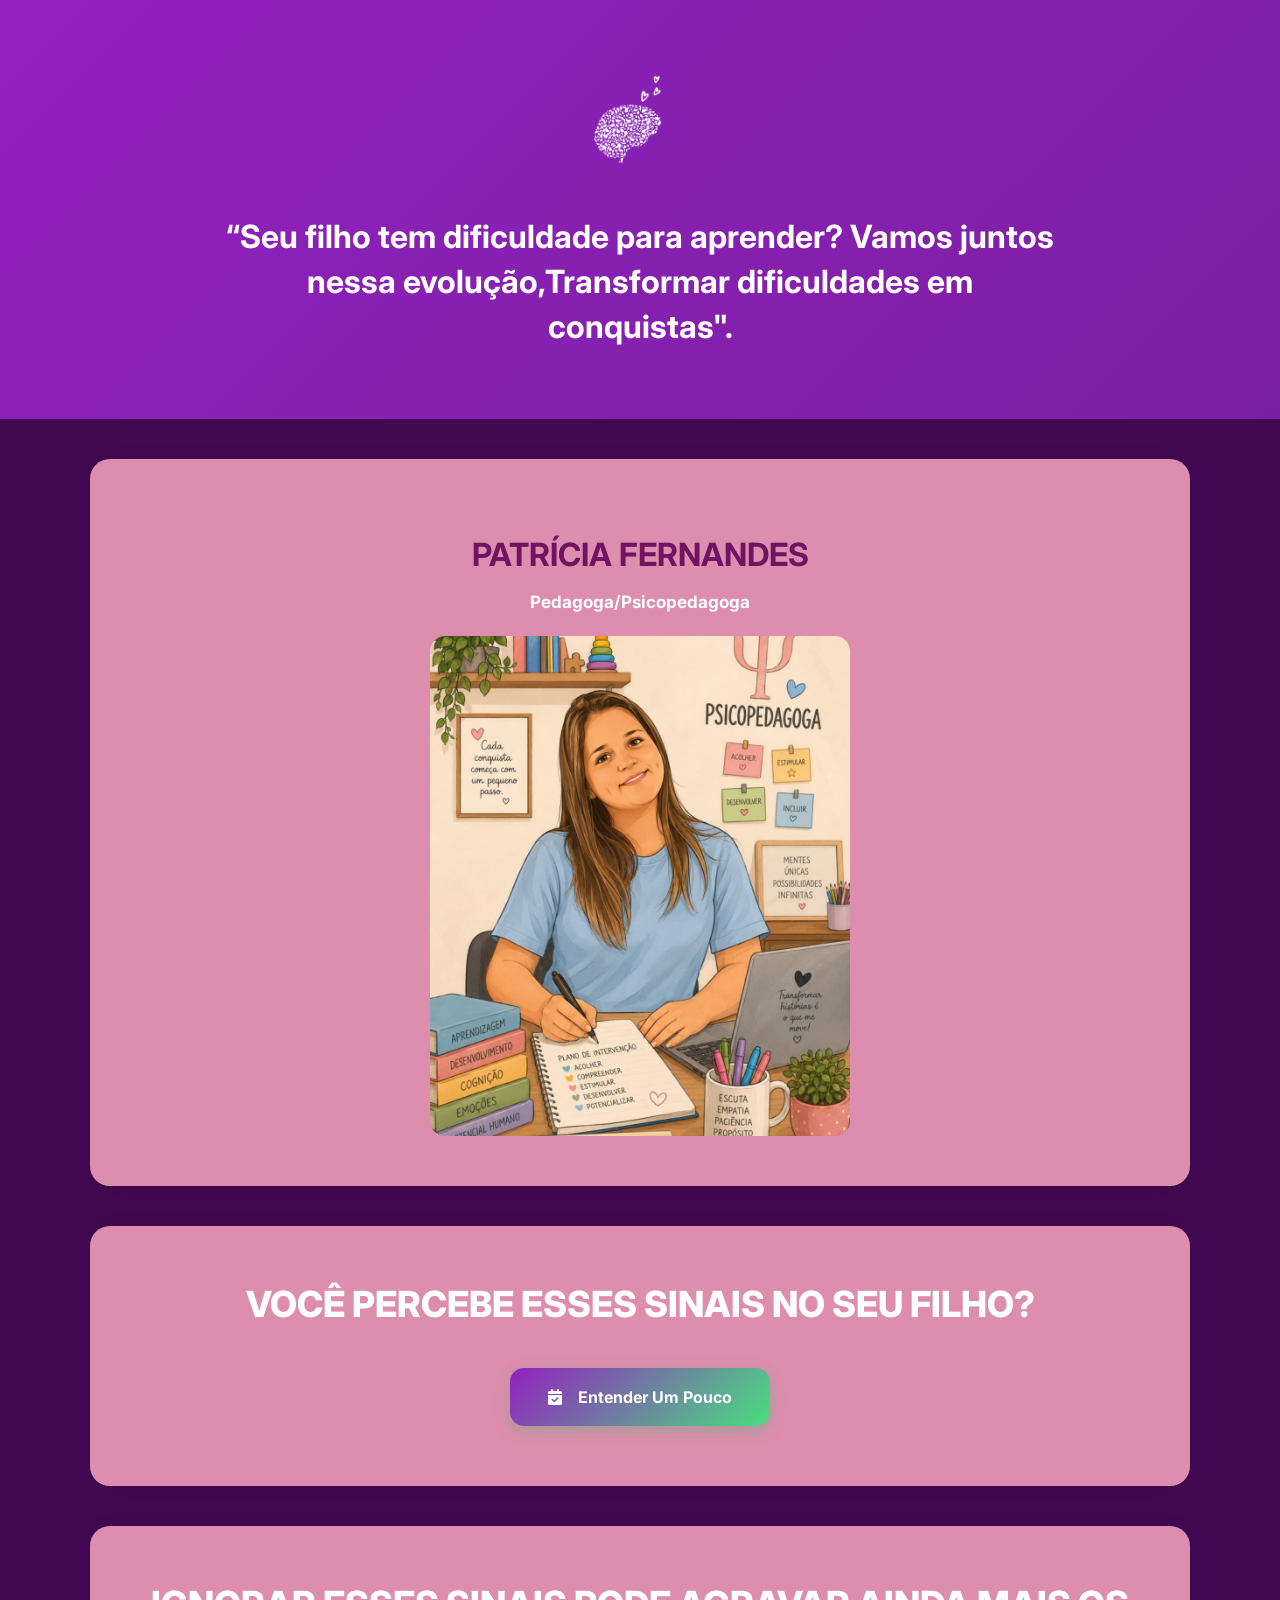
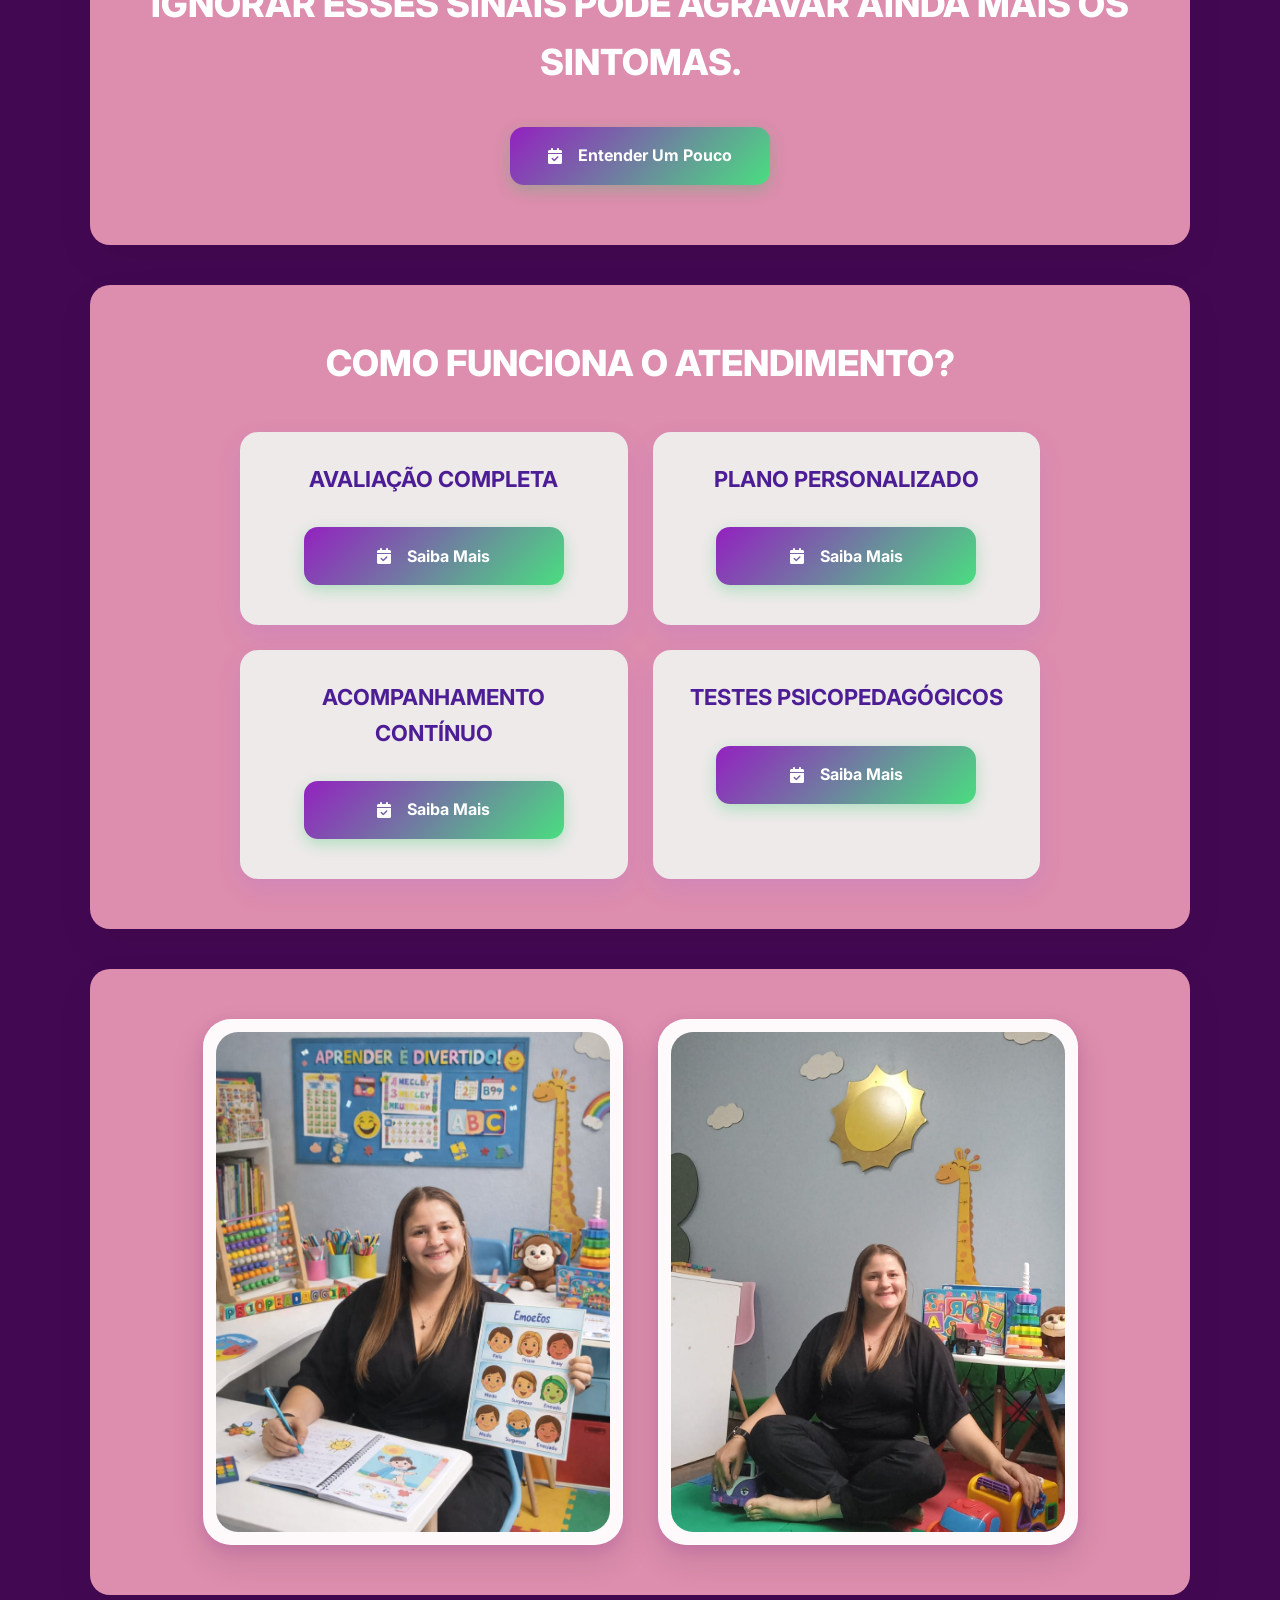
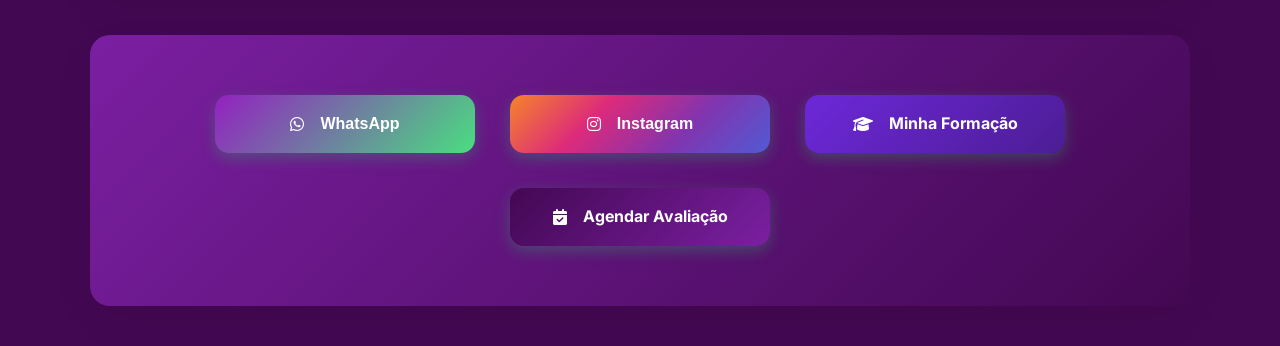
<file: index.html>
<!DOCTYPE html>
<html lang="pt-BR">

<head>

  <meta charset="UTF-8">
  <meta name="viewport" content="width=device-width, initial-scale=1.0">

  <title>ESPECIALISTA EM APRENDIZADO</title>

  <!-- CSS -->
  <link rel="stylesheet" href="style.css">

  <!-- FONTES -->
  <link rel="preconnect" href="https://fonts.googleapis.com">

  <link href="https://fonts.googleapis.com/css2?family=Inter:wght@400;500;600;700;800&display=swap" rel="stylesheet">

  <!-- ÍCONES -->
  <link
    href="https://cdnjs.cloudflare.com/ajax/libs/font-awesome/6.5.0/css/all.min.css"
    rel="stylesheet"
  >

</head>

<body>

  <!-- HEADER -->

  <header>

    <div class="container">

      <!-- IMAGEM -->

      <div class="header-imagem">

        <img
          src="imagens/cerebro.png"
          alt="Logo Psicopedagoga"
        >

      </div>

      <!-- TEXTO -->

      <div class="header-text">

        <h2>
          “Seu filho tem dificuldade para aprender?
          Vamos juntos nessa evolução,Transformar  dificuldades em conquistas".
        </h2>

        
      </div>






    </div>

  </header>

  <!-- FOTO -->

  <section class="imagem">

    <div class="img-box">

<!-- NOME -->

      <div class="nome-profissional">

        
        <h2>

          PATRÍCIA FERNANDES
       
          <p>
          Pedagoga/Psicopedagoga
        </p>

        </h2>

      </div>


      <img
        src="imagens/foto.jpeg"
        alt="Foto profissional"
      >

    </div>

  </section>

  <!-- SINAIS -->

  <section>

    <h1>
      VOCÊ PERCEBE ESSES SINAIS NO SEU FILHO?
    </h1>

    <a href="neuro.html" class="btn neuro">

      <i class="fa-solid fa-calendar-check"></i>

      Entender Um Pouco

    </a>

  </section>

  <!-- ALERTA -->

  <section class="alerta">

    <h1>
      IGNORAR ESSES SINAIS PODE AGRAVAR
      AINDA MAIS OS SINTOMAS.
    </h1>

    <a href="primerio.html" class="btn neuro">

      <i class="fa-solid fa-calendar-check"></i>

      Entender Um Pouco

    </a>

  </section>

  <!-- ATENDIMENTO -->

  <section>

    <h1>
      COMO FUNCIONA O ATENDIMENTO?
    </h1>

    <div class="cards">

      <div class="card">

        <h3>
          AVALIAÇÃO COMPLETA
        </h3>

        <a href="avaliacao.html" class="btn neuro">

          <i class="fa-solid fa-calendar-check"></i>

          Saiba Mais

        </a>

      </div>

      <div class="card">

        <h3>
          PLANO PERSONALIZADO
        </h3>

        <a href="plano-personalizado.html" class="btn neuro">

          <i class="fa-solid fa-calendar-check"></i>

          Saiba Mais

        </a>

      </div>

      <div class="card">

        <h3>
          ACOMPANHAMENTO CONTÍNUO
        </h3>

        <a href="acompanhamento.html" class="btn neuro">

          <i class="fa-solid fa-calendar-check"></i>

          Saiba Mais

        </a>

      </div>

      <div class="card">

        <h3>
          TESTES PSICOPEDAGÓGICOS
        </h3>

        <a href="testes.html" class="btn neuro">

          <i class="fa-solid fa-calendar-check"></i>

          Saiba Mais

        </a>

      </div>

    </div>

  </section>

  <!-- IMAGENS -->

  <section class="imagens-lado">

    <div class="img-box">

      <img
        src="imagens/foto1.jpeg"
        alt="Atendimento"
      >

    </div>

    <div class="img-box">

      <img
        src="imagens/foto2.jpeg"
        alt="Desenvolvimento"
      >

    </div>

  </section>

  <!-- CTA -->

  <section class="cta">

    <div class="botoes"> 

   <button type="button" class="btn" data-tipo="whatsapp">
  <i class="fab fa-whatsapp"></i>
  WhatsApp
</button>

<button type="button" class="btn instagram-btn" data-tipo="instagram">
  <i class="fab fa-instagram"></i>
  Instagram
</button>



      <a href="formacao.html" class="btn formacao">

        <i class="fa-solid fa-graduation-cap"></i>

        Minha Formação

      </a>

      <a href="agendamento.html" class="btn agendar">

        <i class="fa-solid fa-calendar-check"></i>

        Agendar Avaliação

      </a>

    </div>

  </section>

  <script src="script.js"></script>

</body>

</html>
</file>
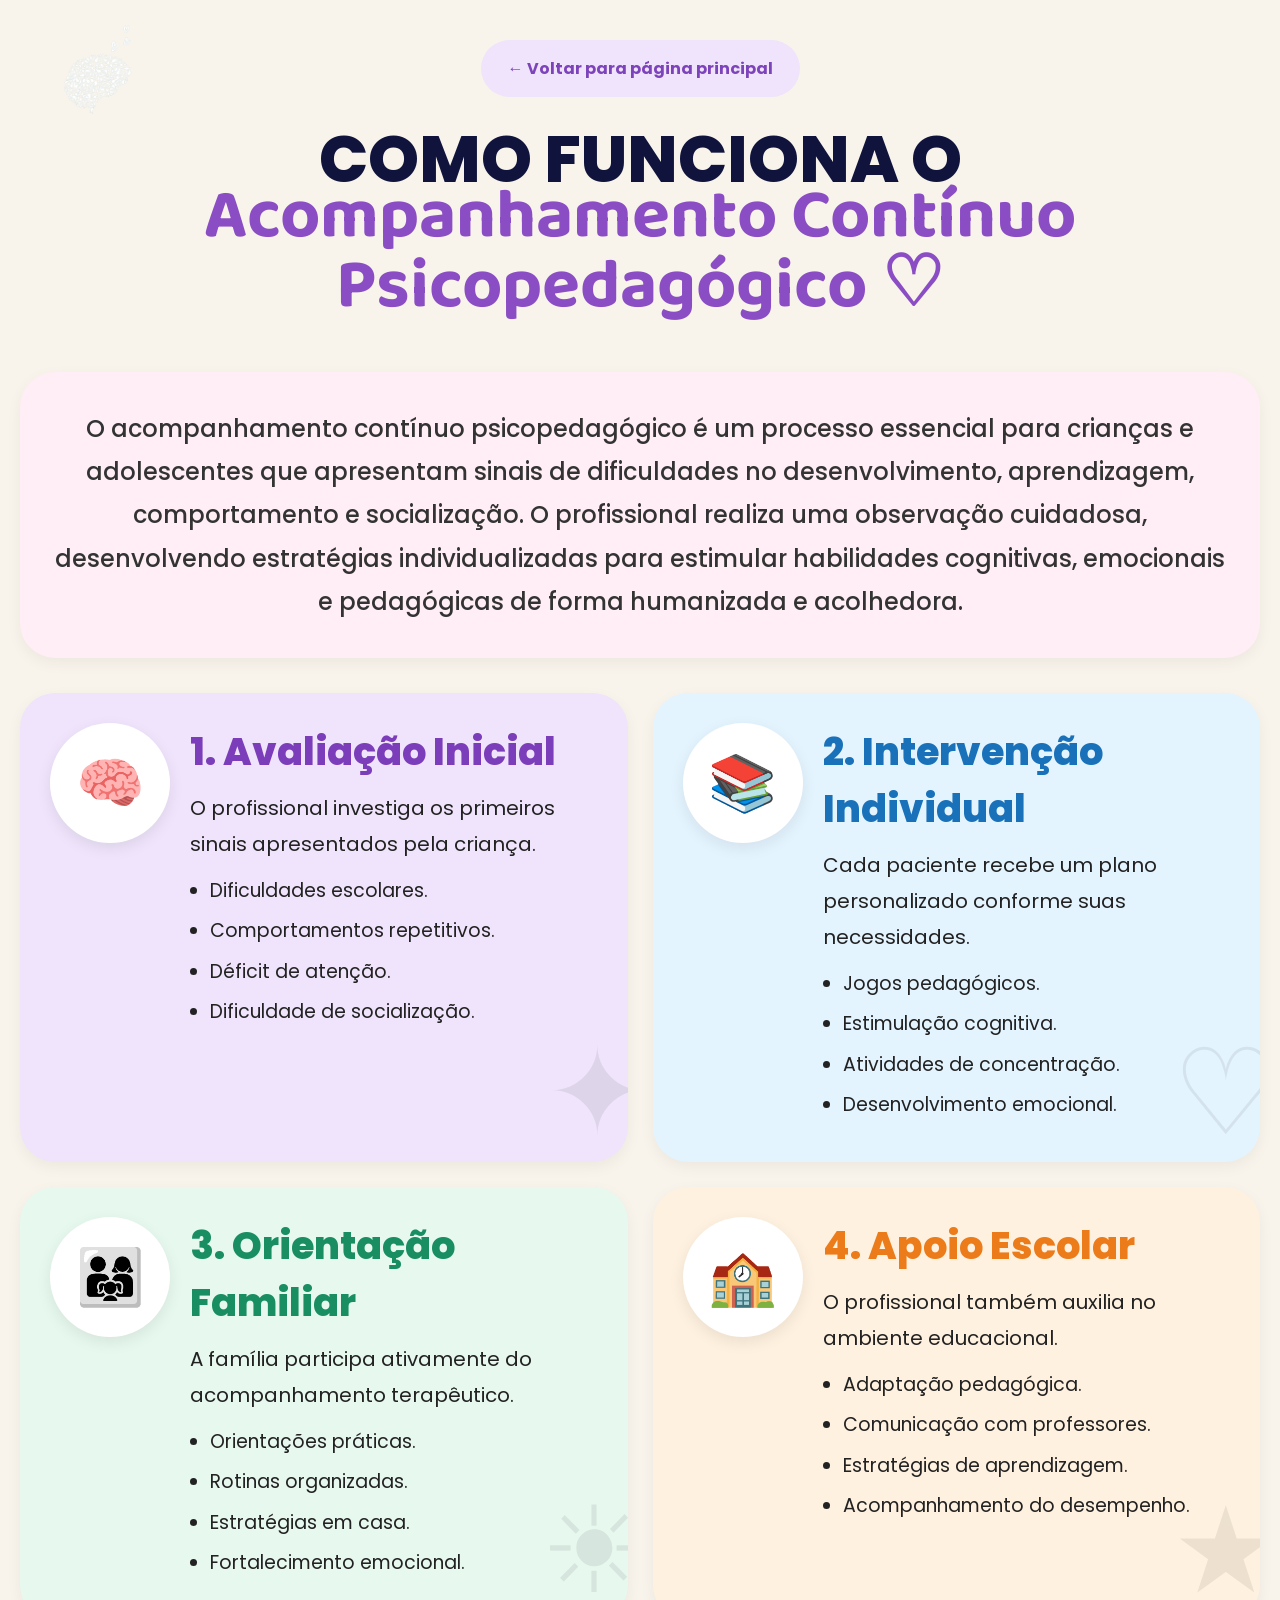
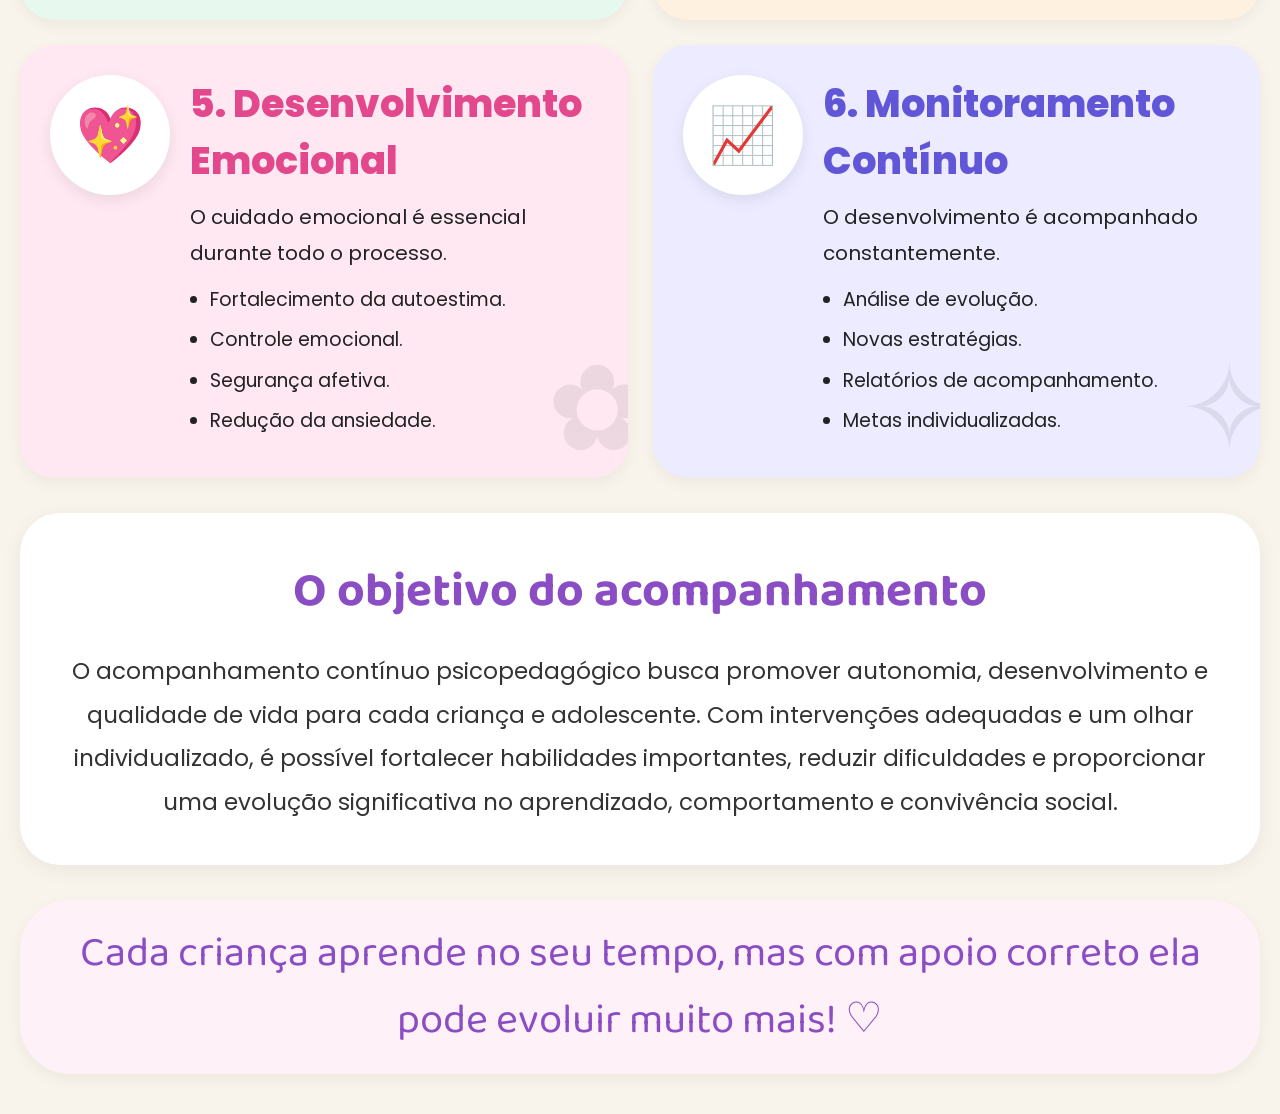
<file: acompanhamento.html>
<!DOCTYPE html>
<html lang="pt-BR">
<head>
<meta charset="UTF-8">
<meta name="viewport" content="width=device-width, initial-scale=1.0">

<title>Acompanhamento Contínuo Psicopedagógico</title>

<link rel="preconnect" href="https://fonts.googleapis.com">
<link href="https://fonts.googleapis.com/css2?family=Baloo+2:wght@400;600;700&family=Poppins:wght@300;400;500;600;700;800&display=swap" rel="stylesheet">

<style>

*{
    margin:0;
    padding:0;
    box-sizing:border-box;
}

body{
    background:#f8f4eb;
    font-family:'Poppins', sans-serif;
    padding:40px 20px;
    color:#222;
}

/* CONTAINER */

.container{
    max-width:1300px;
    margin:auto;
}

/* BOTÃO VOLTAR */

.btn-voltar{
  display:inline-block;
  text-decoration:none;
  background:#efe4fb;
  color:#7d43ba;
  padding:14px 25px;
  border-radius:40px;
  font-weight:700;
  margin-bottom:30px;
  transition:0.3s;
  border:2px solid transparent;
}

.btn-voltar:hover{
  background:#7d43ba;
  color:#fff;
  transform:translateY(-3px);
}

/* TOPO */

.topo{
    text-align:center;
    position:relative;
    margin-bottom:50px;
}

.cerebro{
    width:180px;
    position:absolute;
    left:0;
    top:-20px;
     filter: hue-rotate(280deg);
}

.titulo{
    font-size:65px;
    font-weight:800;
    color:#10143c;
    line-height:1;
}

.subtitulo{
    font-family:'Baloo 2', cursive;
    font-size:70px;
    color:#8b4dc4;
    margin-top:-10px;
    line-height:1;
}

/* INTRO */

.intro{
    background:#ffeef5;
    border-radius:35px;
    padding:35px;
    text-align:center;
    margin-bottom:35px;
    box-shadow:0 5px 15px rgba(0,0,0,0.05);
}

.intro p{
    font-size:24px;
    line-height:1.8;
    font-weight:500;
    color:#333;
}

/* GRID */

.grid{
    display:grid;
    grid-template-columns:1fr 1fr;
    gap:25px;
}

/* CARDS */

.card{
    border-radius:35px;
    padding:30px;
    display:flex;
    gap:20px;
    position:relative;
    overflow:hidden;
    transition:0.3s;
    box-shadow:0 5px 15px rgba(0,0,0,0.05);
}

.card:hover{
    transform:translateY(-5px);
}

.icone{
    min-width:120px;
    height:120px;
    border-radius:50%;
    background:#fff;
    display:flex;
    align-items:center;
    justify-content:center;
    font-size:55px;
    box-shadow:0 5px 15px rgba(0,0,0,0.08);
}

.conteudo h2{
    font-size:38px;
    margin-bottom:10px;
    font-weight:800;
}

.conteudo p{
    font-size:20px;
    line-height:1.8;
    margin-bottom:15px;
}

.conteudo ul{
    padding-left:20px;
}

.conteudo li{
    margin-bottom:12px;
    font-size:19px;
    line-height:1.5;
}

/* CORES */

.avaliacao{
    background:#efe4fb;
}

.avaliacao h2{
    color:#7b3db9;
}

.intervencao{
    background:#e4f4ff;
}

.intervencao h2{
    color:#1971b9;
}

.familia{
    background:#e7f8ef;
}

.familia h2{
    color:#188e62;
}

.escola{
    background:#fff1df;
}

.escola h2{
    color:#ec7b1a;
}

.emocional{
    background:#ffe8f1;
}

.emocional h2{
    color:#e2488b;
}

.progresso{
    background:#ecebff;
}

.progresso h2{
    color:#6156d8;
}

/* BLOCO FINAL */

.bloco-final{
    margin-top:35px;
    background:#fff;
    border-radius:40px;
    padding:40px;
    text-align:center;
    box-shadow:0 5px 20px rgba(0,0,0,0.06);
}

.bloco-final h2{
    font-size:48px;
    color:#8b4dc4;
    margin-bottom:20px;
    font-family:'Baloo 2', cursive;
}

.bloco-final p{
    font-size:23px;
    line-height:1.9;
    color:#333;
}

/* FRASE */

.frase{
    margin-top:35px;
    background:#fff1f7;
    border-radius:50px;
    padding:20px;
    text-align:center;
    font-family:'Baloo 2', cursive;
    font-size:42px;
    color:#8b4dc4;
    box-shadow:0 5px 15px rgba(0,0,0,0.05);
}

/* DECORAÇÃO */

.decoracao{
    position:absolute;
    right:-20px;
    bottom:-20px;
    opacity:0.08;
    font-size:120px;
}

/* RESPONSIVO */

@media(max-width:980px){

.grid{
    grid-template-columns:1fr;
}

.cerebro{
    position:relative;
    margin-bottom:20px;
}

.titulo{
    font-size:42px;
}

.subtitulo{
    font-size:48px;
}

.card{
    flex-direction:column;
    align-items:center;
    text-align:center;
}

.conteudo ul{
    text-align:left;
}

.intro p,
.bloco-final p{
    font-size:18px;
}

}

</style>
</head>

<body>

<div class="container">

    <!-- TOPO -->

    <section class="topo">

        <img src="imagens/cerebro.png" class="cerebro">

        <!-- BOTÃO VOLTAR -->

<a href="index.html" class="btn-voltar">
← Voltar para página principal
</a>

        <h1 class="titulo">
            COMO FUNCIONA O
        </h1>

        <h2 class="subtitulo">
            Acompanhamento Contínuo Psicopedagógico ♡
        </h2>

    </section>

    <!-- INTRO -->

    <section class="intro">

        <p>
            O acompanhamento contínuo psicopedagógico é um processo essencial para crianças e adolescentes que apresentam sinais de dificuldades no desenvolvimento, aprendizagem, comportamento e socialização.
            O profissional realiza uma observação cuidadosa, desenvolvendo estratégias individualizadas para estimular habilidades cognitivas, emocionais e pedagógicas de forma humanizada e acolhedora.
        </p>

    </section>

    <!-- GRID -->

    <section class="grid">

        <!-- AVALIAÇÃO -->

        <div class="card avaliacao">

            <div class="icone">🧠</div>

            <div class="conteudo">

                <h2>1. Avaliação Inicial</h2>

                <p>
                    O profissional investiga os primeiros sinais apresentados pela criança.
                </p>

                <ul>
                    <li>Dificuldades escolares.</li>
                    <li>Comportamentos repetitivos.</li>
                    <li>Déficit de atenção.</li>
                    <li>Dificuldade de socialização.</li>
                </ul>

            </div>

            <div class="decoracao">✦</div>

        </div>

        <!-- INTERVENÇÃO -->

        <div class="card intervencao">

            <div class="icone">📚</div>

            <div class="conteudo">

                <h2>2. Intervenção Individual</h2>

                <p>
                    Cada paciente recebe um plano personalizado conforme suas necessidades.
                </p>

                <ul>
                    <li>Jogos pedagógicos.</li>
                    <li>Estimulação cognitiva.</li>
                    <li>Atividades de concentração.</li>
                    <li>Desenvolvimento emocional.</li>
                </ul>

            </div>

            <div class="decoracao">♡</div>

        </div>

        <!-- FAMÍLIA -->

        <div class="card familia">

            <div class="icone">👨‍👩‍👧</div>

            <div class="conteudo">

                <h2>3. Orientação Familiar</h2>

                <p>
                    A família participa ativamente do acompanhamento terapêutico.
                </p>

                <ul>
                    <li>Orientações práticas.</li>
                    <li>Rotinas organizadas.</li>
                    <li>Estratégias em casa.</li>
                    <li>Fortalecimento emocional.</li>
                </ul>

            </div>

            <div class="decoracao">☀</div>

        </div>

        <!-- ESCOLA -->

        <div class="card escola">

            <div class="icone">🏫</div>

            <div class="conteudo">

                <h2>4. Apoio Escolar</h2>

                <p>
                    O profissional também auxilia no ambiente educacional.
                </p>

                <ul>
                    <li>Adaptação pedagógica.</li>
                    <li>Comunicação com professores.</li>
                    <li>Estratégias de aprendizagem.</li>
                    <li>Acompanhamento do desempenho.</li>
                </ul>

            </div>

            <div class="decoracao">★</div>

        </div>

        <!-- EMOCIONAL -->

        <div class="card emocional">

            <div class="icone">💖</div>

            <div class="conteudo">

                <h2>5. Desenvolvimento Emocional</h2>

                <p>
                    O cuidado emocional é essencial durante todo o processo.
                </p>

                <ul>
                    <li>Fortalecimento da autoestima.</li>
                    <li>Controle emocional.</li>
                    <li>Segurança afetiva.</li>
                    <li>Redução da ansiedade.</li>
                </ul>

            </div>

            <div class="decoracao">✿</div>

        </div>

        <!-- PROGRESSO -->

        <div class="card progresso">

            <div class="icone">📈</div>

            <div class="conteudo">

                <h2>6. Monitoramento Contínuo</h2>

                <p>
                    O desenvolvimento é acompanhado constantemente.
                </p>

                <ul>
                    <li>Análise de evolução.</li>
                    <li>Novas estratégias.</li>
                    <li>Relatórios de acompanhamento.</li>
                    <li>Metas individualizadas.</li>
                </ul>

            </div>

            <div class="decoracao">✧</div>

        </div>

    </section>

    <!-- BLOCO FINAL -->

    <section class="bloco-final">

        <h2>
            O objetivo do acompanhamento
        </h2>

        <p>
            O acompanhamento contínuo psicopedagógico busca promover autonomia, desenvolvimento e qualidade de vida para cada criança e adolescente.
            Com intervenções adequadas e um olhar individualizado, é possível fortalecer habilidades importantes, reduzir dificuldades e proporcionar uma evolução significativa no aprendizado, comportamento e convivência social.
        </p>

    </section>

    <!-- FRASE -->

    <div class="frase">
        Cada criança aprende no seu tempo, mas com apoio correto ela pode evoluir muito mais! ♡
    </div>

</div>

</body>
</html>
</file>
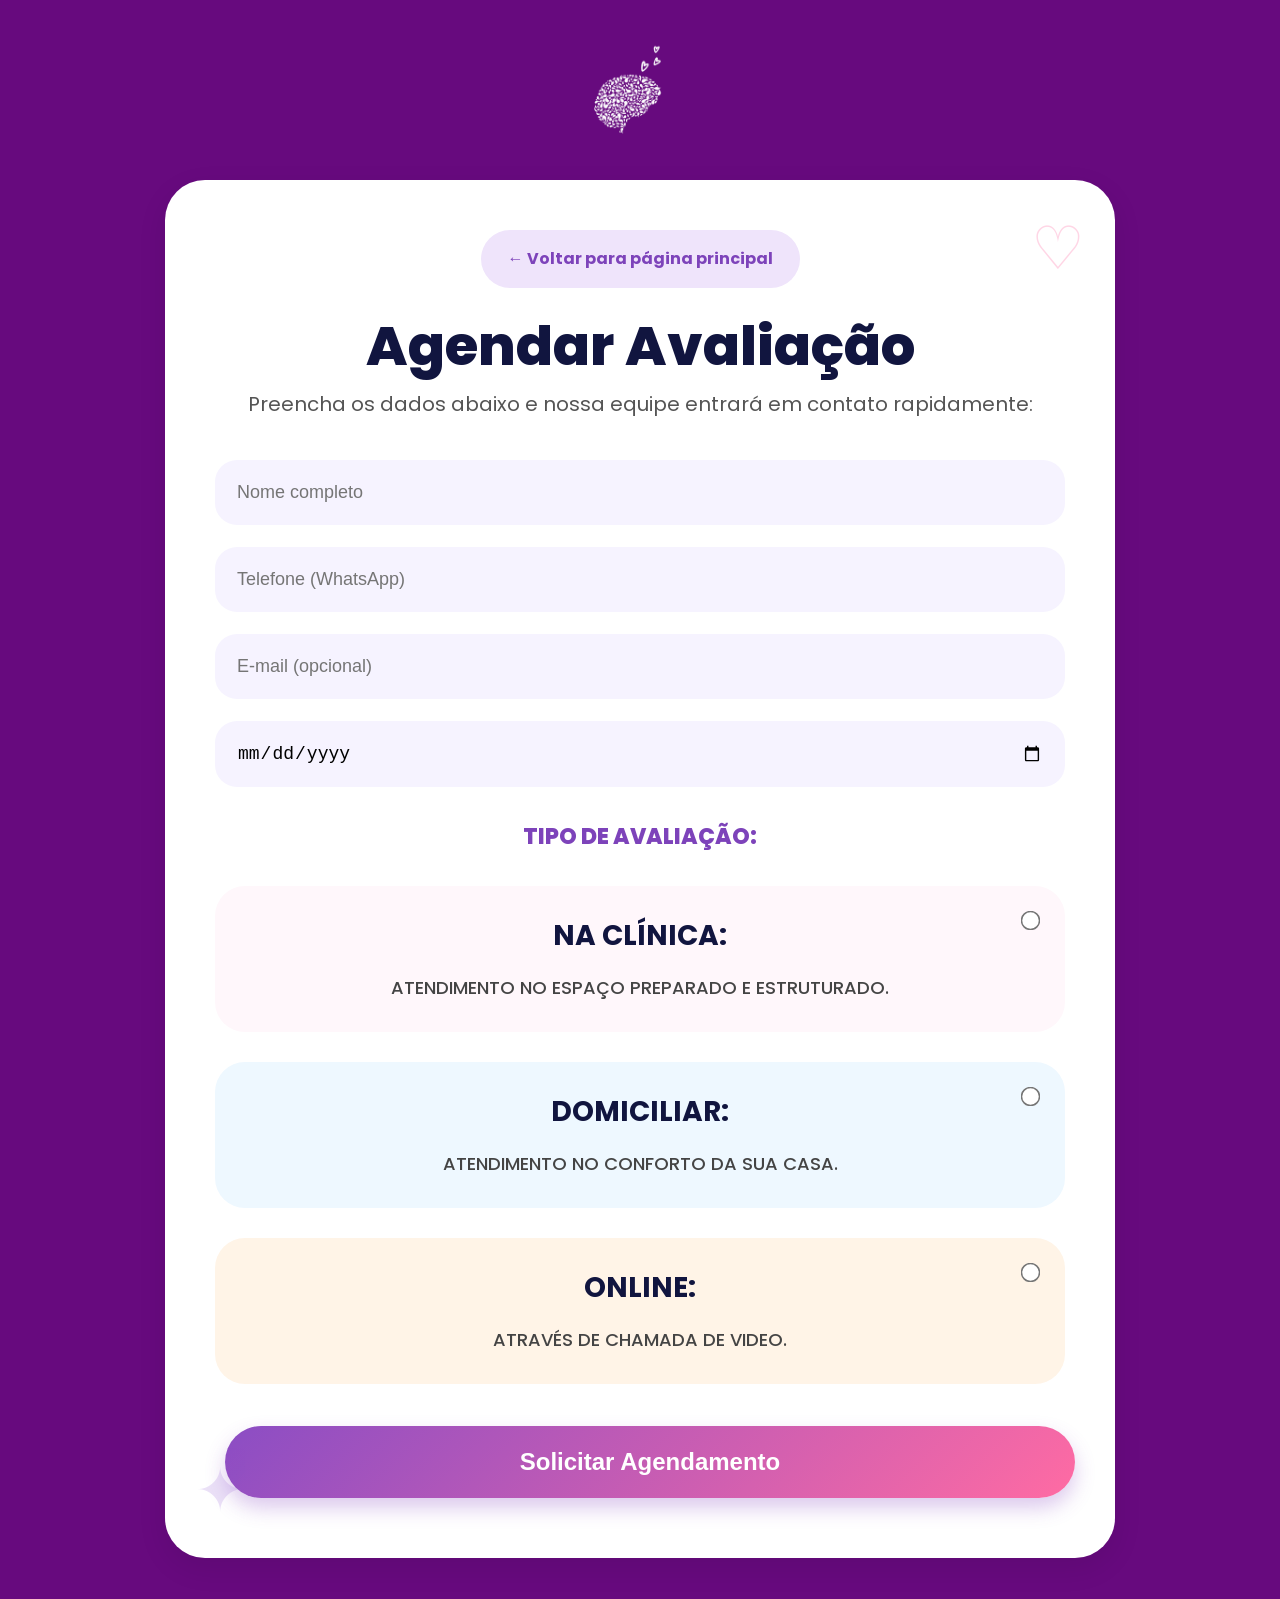
<file: agendamento.html>
<!DOCTYPE html>
<html lang="pt-BR">

<head>

<meta charset="UTF-8">
<meta name="viewport" content="width=device-width, initial-scale=1.0">

<title>Agendamento</title>

<link rel="preconnect" href="https://fonts.googleapis.com">

<link href="https://fonts.googleapis.com/css2?family=Baloo+2:wght@400;600;700&family=Poppins:wght@300;400;500;600;700;800&display=swap" rel="stylesheet">

<link rel="stylesheet" href="style.css">

<style>

/* RESET */
*{
  margin:0;
  padding:0;
  box-sizing:border-box;
}

/* BODY */
body{
  background:#670a7e;
  font-family:'Poppins', sans-serif;
  padding:40px 20px;
  color:#1d1d1d;
}

/* IMAGEM TOPO */
.header-imagem{
  display:flex;
  justify-content:center;
  margin-bottom:20px;
}

.header-imagem img{
  width:180px;
  animation:flutuar 3s ease-in-out infinite;
}

@keyframes flutuar{
  0%{
    transform:translateY(0px);
  }

  50%{
    transform:translateY(-10px);
  }

  100%{
    transform:translateY(0px);
  }
}

/* SECTION */
section{
  max-width:950px;
  margin:auto;
  background:#fff;
  border-radius:40px;
  padding:50px;
  position:relative;
  overflow:hidden;
  box-shadow:0 10px 30px rgba(0,0,0,0.08);
}

/* DECORAÇÕES */
section::before{
  content:"♡";
  position:absolute;
  top:20px;
  right:30px;
  font-size:60px;
  color:#ff78ab;
  opacity:0.3;
}

section::after{
  content:"✦";
  position:absolute;
  bottom:20px;
  left:30px;
  font-size:60px;
  color:#9a68d8;
  opacity:0.2;
}

/* BOTÃO VOLTAR */
.btn-voltar{
  display:inline-block;
  text-decoration:none;
  background:#efe4fb;
  color:#7d43ba;
  padding:14px 25px;
  border-radius:40px;
  font-weight:700;
  margin-bottom:30px;
  transition:0.3s;
  border:2px solid transparent;
}

.btn-voltar:hover{
  background:#7d43ba;
  color:#fff;
  transform:translateY(-3px);
}

/* TITULOS */
h2{
  font-size:55px;
  text-align:center;
  color:#11153f;
  margin-bottom:15px;
  font-weight:800;
  line-height:1;
}

p{
  text-align:center;
  font-size:20px;
  color:#555;
  margin-bottom:40px;
  line-height:1.6;
}

/* FORM */
.form-agendamento{
  display:flex;
  flex-direction:column;
  gap:22px;
}

/* INPUTS */
.form-agendamento input[type="text"],
.form-agendamento input[type="tel"],
.form-agendamento input[type="email"],
.form-agendamento input[type="date"]{
  width:100%;
  padding:20px;
  border:none;
  border-radius:22px;
  background:#f6f3ff;
  font-size:18px;
  outline:none;
  transition:0.3s;
  border:2px solid transparent;
}

.form-agendamento input:focus{
  border-color:#9c63d8;
  background:#fff;
}

/* LABEL */
label{
  font-size:22px;
  font-weight:800;
  color:#7d43ba;
  margin-top:10px;
}

/* CARDS */
.opcoes-avaliacao{
  display:grid;
  grid-template-columns:1fr;
  gap:20px;
}

.card-opcao{
  background:#fff7fb;
  border-radius:30px;
  padding:25px;
  cursor:pointer;
  transition:0.3s;
  border:3px solid transparent;
  position:relative;
  overflow:hidden;
}

.card-opcao:nth-child(2){
  background:#eef8ff;
}

.card-opcao:nth-child(3){
  background:#fff4e7;
}

.card-opcao:hover{
  transform:translateY(-5px);
  box-shadow:0 10px 20px rgba(0,0,0,0.08);
}

/* RADIO */
.card-opcao input{
  position:absolute;
  top:25px;
  right:25px;
  transform:scale(1.5);
  accent-color:#8b4dc4;
}

/* CONTEÚDO */
.conteudo strong{
  display:block;
  font-size:28px;
  margin-bottom:10px;
  color:#11153f;
}

.conteudo span{
  font-size:18px;
  line-height:1.6;
  color:#444;
  font-weight:500;
}

/* BOTÃO */
.btn{
  margin-top:20px;
  width:100%;
  padding:22px;
  border:none;
  border-radius:60px;
  background:linear-gradient(135deg,#8b4dc4,#ff6ba3);
  color:#fff;
  font-size:24px;
  font-weight:800;
  cursor:pointer;
  transition:0.3s;
  box-shadow:0 10px 20px rgba(139,77,196,0.3);
}

.btn:hover{
  transform:translateY(-4px) scale(1.02);
  box-shadow:0 15px 25px rgba(139,77,196,0.4);
}

/* RESPONSIVO */
@media(max-width:768px){

  section{
    padding:30px 25px;
  }

  h2{
    font-size:38px;
  }

  p{
    font-size:17px;
  }

  .conteudo strong{
    font-size:22px;
  }

  .conteudo span{
    font-size:16px;
  }

  .btn{
    font-size:20px;
  }

  .header-imagem img{
    width:140px;
  }

}

</style>

</head>

<body>

<!-- IMAGEM -->
<div class="header-imagem">
  <img src="imagens/cerebro.png" alt="Logo Psicopedagoga">
</div>

<section>

<!-- BOTÃO VOLTAR -->
<a href="index.html" class="btn-voltar">
← Voltar para página principal
</a>

<h2>
Agendar Avaliação
</h2>

<p>
Preencha os dados abaixo e nossa equipe entrará em contato rapidamente:
</p>

<form class="form-agendamento" id="formAgendamento">

<input type="text" id="nome" placeholder="Nome completo" required>

<input type="tel" id="telefone" placeholder="Telefone (WhatsApp)" required>

<input type="email" id="email" placeholder="E-mail (opcional)">

<!-- NOVO CAMPO DATA -->
<input type="date" id="dataConsulta" required>

<label>
TIPO DE AVALIAÇÃO:
</label>

<div class="opcoes-avaliacao">

<label class="card-opcao">

<input type="radio" name="tipo" value="clinica" required>

<div class="conteudo">
<strong>
NA CLÍNICA:
</strong>

<span>
ATENDIMENTO NO ESPAÇO PREPARADO E ESTRUTURADO.
</span>
</div>

</label>

<label class="card-opcao">

<input type="radio" name="tipo" value="domiciliar">

<div class="conteudo">
<strong>
DOMICILIAR:
</strong>

<span>
ATENDIMENTO NO CONFORTO DA SUA CASA.
</span>
</div>

</label>

<label class="card-opcao">

<input type="radio" name="tipo" value="online">

<div class="conteudo">
<strong>
ONLINE:
</strong>

<span>
ATRAVÉS DE CHAMADA DE VIDEO.
</span>
</div>

</label>

</div>

<button class="btn" type="submit">
Solicitar Agendamento
</button>

</form>

</section>

<script>

const formulario =
document.getElementById("formAgendamento");

formulario.addEventListener("submit", function(e){

  e.preventDefault();

  const nome =
  document.getElementById("nome").value;

  const telefone =
  document.getElementById("telefone").value;

  const email =
  document.getElementById("email").value;

  const dataConsulta =
  document.getElementById("dataConsulta").value;

  const tipo =
  document.querySelector(
    'input[name="tipo"]:checked'
  ).value;

  const mensagem = `Olá Patrícia, quero solicitar um agendamento.

Nome: ${nome}

Telefone: ${telefone}

Email: ${email}

Data da consulta: ${dataConsulta}

Tipo de avaliação: ${tipo}`;

  const numero =
  "555399702812";

  const url =
  `https://wa.me/${numero}?text=${encodeURIComponent(mensagem)}`;

  window.open(url, "_blank");

  // LIMPAR FORMULÁRIO
  formulario.reset();

});

</script>

</body>
</html>
</file>
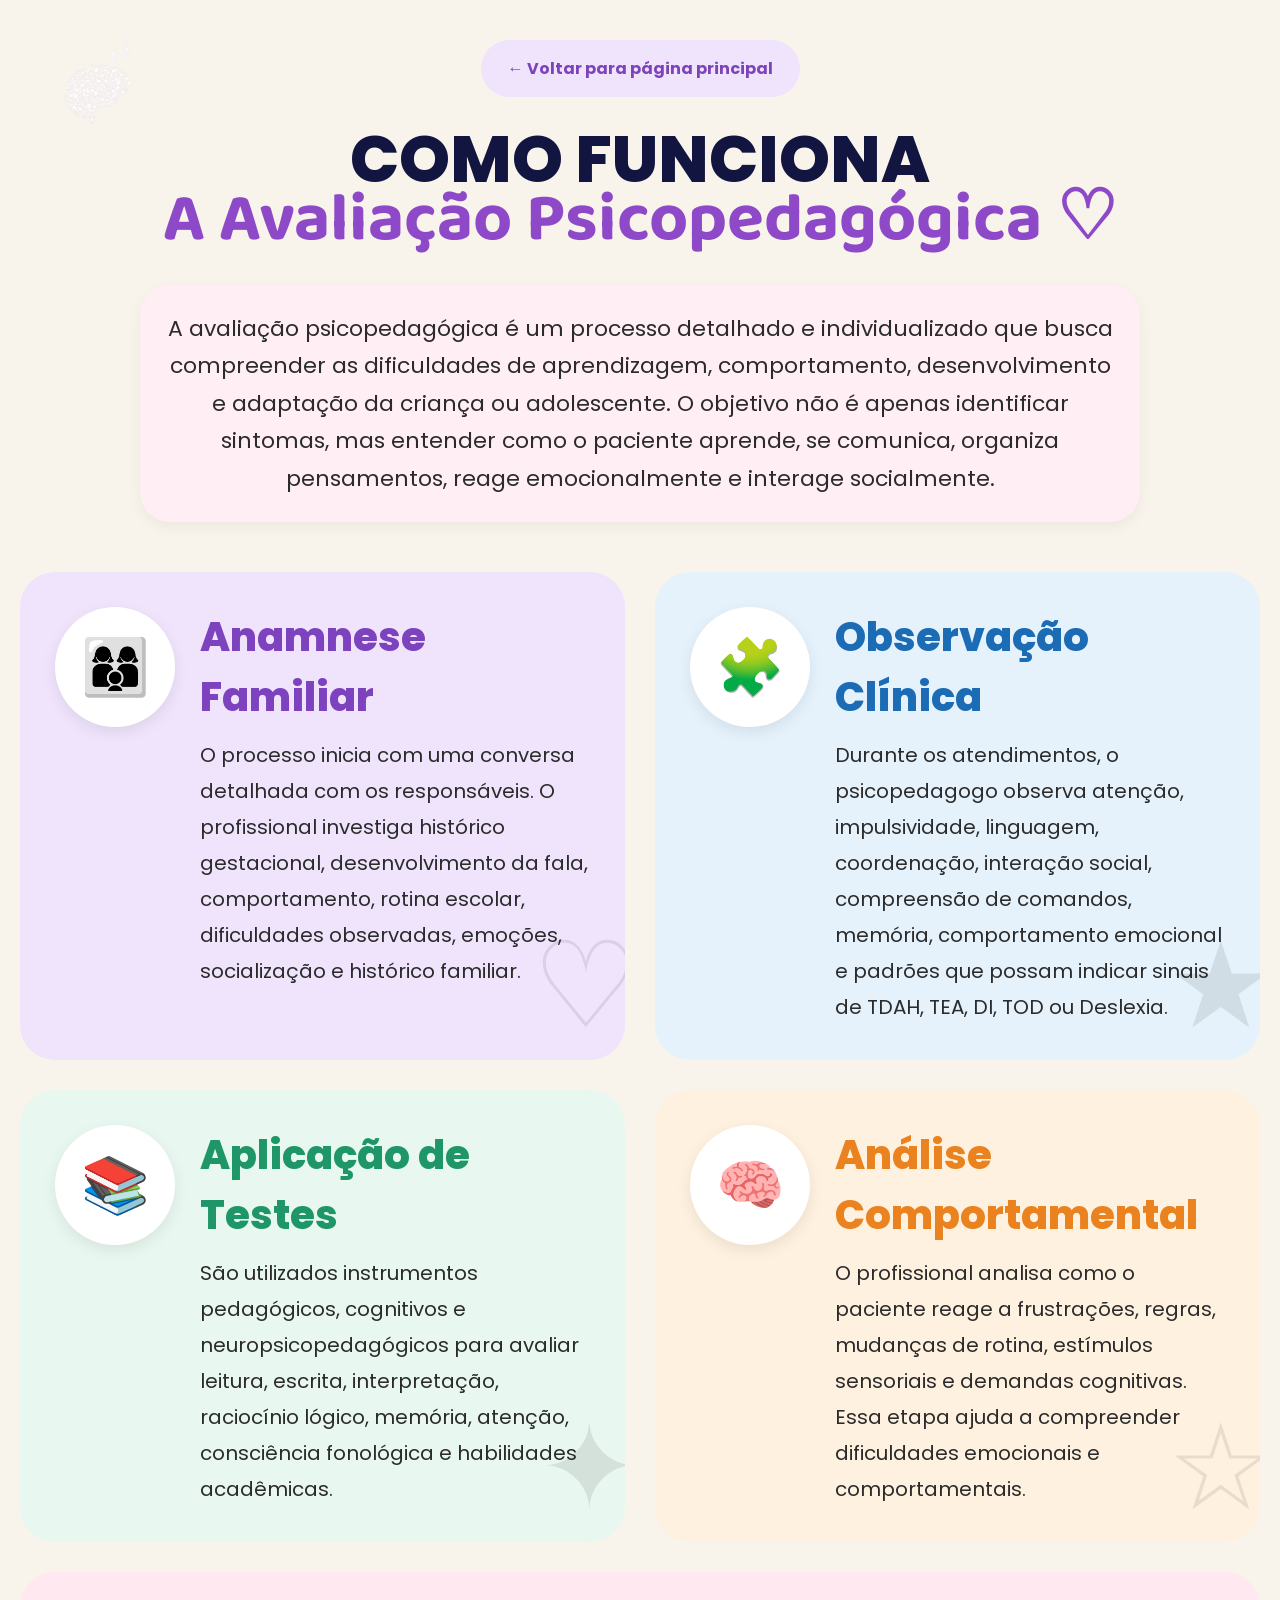
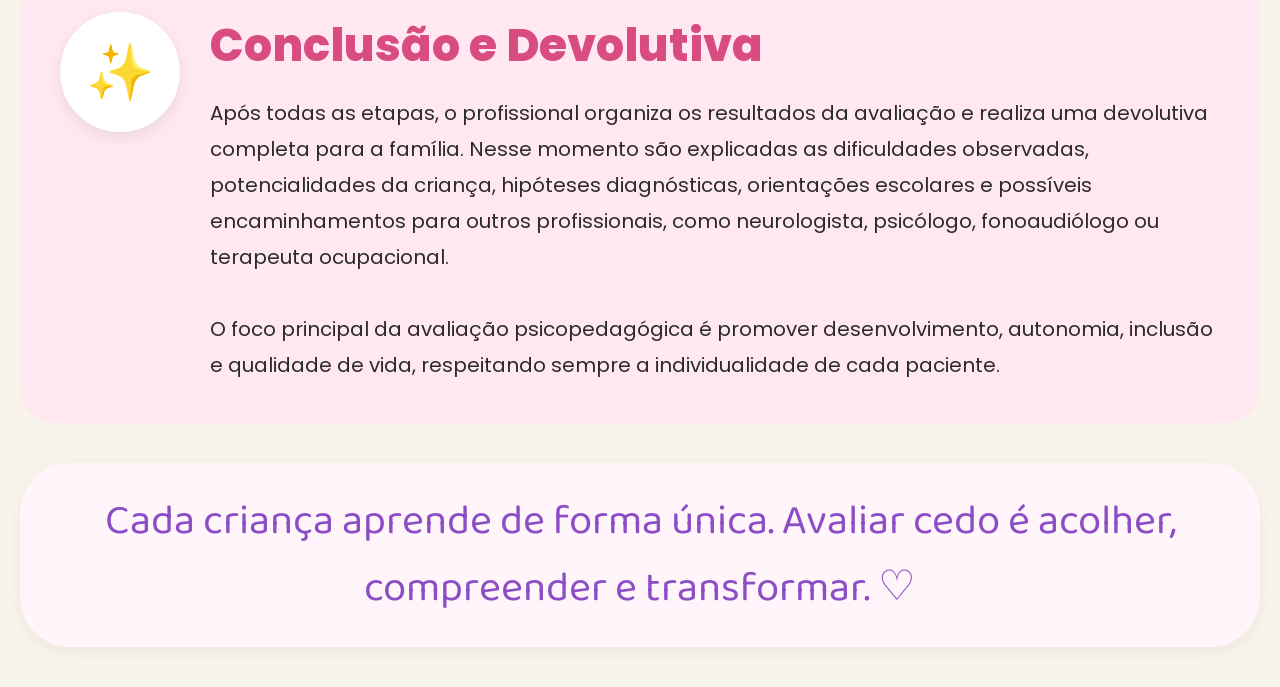
<file: avaliacao.html>
<!DOCTYPE html>
<html lang="pt-BR">
<head>
<meta charset="UTF-8">
<meta name="viewport" content="width=device-width, initial-scale=1.0">

<title>Avaliação Psicopedagógica</title>

<link rel="preconnect" href="https://fonts.googleapis.com">
<link href="https://fonts.googleapis.com/css2?family=Baloo+2:wght@400;600;700&family=Poppins:wght@300;400;500;600;700;800&display=swap" rel="stylesheet">

<style>

*{
    margin:0;
    padding:0;
    box-sizing:border-box;
}

body{
    background:#f8f4eb;
    font-family:'Poppins', sans-serif;
    padding:40px 20px;
    color:#2b2b2b;
}

/* CONTAINER */

.container{
    max-width:1300px;
    margin:auto;
}

/* BOTÃO VOLTAR */

.btn-voltar{
  display:inline-block;
  text-decoration:none;
  background:#efe4fb;
  color:#7d43ba;
  padding:14px 25px;
  border-radius:40px;
  font-weight:700;
  margin-bottom:30px;
  transition:0.3s;
  border:2px solid transparent;
}

.btn-voltar:hover{
  background:#7d43ba;
  color:#fff;
  transform:translateY(-3px);
}

/* TOPO */

.topo{
    text-align:center;
    margin-bottom:50px;
    position:relative;
}

.cerebro{
    width:180px;
    position:absolute;
    left:0;
    top:-10px;
}

.titulo{
    font-size:65px;
    font-weight:800;
    color:#11153f;
    line-height:1;
}

.subtitulo{
    font-family:'Baloo 2', cursive;
    font-size:68px;
    color:#8d49c7;
    line-height:1;
    margin-top:-5px;
}

.descricao-topo{
    max-width:1000px;
    margin:30px auto 0;
    background:#ffeef4;
    padding:25px;
    border-radius:30px;
    font-size:22px;
    line-height:1.7;
    box-shadow:0 5px 15px rgba(0,0,0,0.05);
}

/* GRID */

.grid{
    display:grid;
    grid-template-columns:1fr 1fr;
    gap:30px;
    margin-top:40px;
}

/* CARDS */

.card{
    border-radius:35px;
    padding:35px;
    display:flex;
    gap:25px;
    position:relative;
    overflow:hidden;
    transition:0.3s;
}

.card:hover{
    transform:translateY(-5px);
}

.icone{
    min-width:120px;
    height:120px;
    border-radius:50%;
    background:#fff;
    display:flex;
    align-items:center;
    justify-content:center;
    font-size:55px;
    box-shadow:0 5px 15px rgba(0,0,0,0.08);
}

.conteudo h2{
    font-size:40px;
    margin-bottom:10px;
    font-weight:800;
}

.conteudo p{
    font-size:20px;
    line-height:1.8;
}

/* CORES */

.etapa1{
    background:#efe4fb;
}

.etapa1 h2{
    color:#7d42be;
}

.etapa2{
    background:#e5f2fb;
}

.etapa2 h2{
    color:#1b6cb4;
}

.etapa3{
    background:#e8f7ef;
}

.etapa3 h2{
    color:#1e9667;
}

.etapa4{
    background:#fff1df;
}

.etapa4 h2{
    color:#e9821f;
}

/* CARD GRANDE */

.card-grande{
    margin-top:30px;
    background:#ffe8f0;
    border-radius:35px;
    padding:40px;
    display:flex;
    gap:30px;
}

.card-grande h2{
    color:#d94c82;
    font-size:45px;
    margin-bottom:15px;
}

/* FRASE */

.frase{
    margin-top:40px;
    background:#fff5fb;
    border-radius:50px;
    padding:25px;
    text-align:center;
    font-family:'Baloo 2', cursive;
    font-size:42px;
    color:#8c4ec5;
    box-shadow:0 5px 15px rgba(0,0,0,0.05);
}

/* DECORAÇÕES */

.decoracao{
    position:absolute;
    right:-15px;
    bottom:-15px;
    opacity:0.10;
    font-size:120px;
}

/* RESPONSIVO */

@media(max-width:980px){

.grid{
    grid-template-columns:1fr;
}

.titulo{
    font-size:42px;
}

.subtitulo{
    font-size:50px;
}

.cerebro{
    position:relative;
    margin-bottom:20px;
}

.card,
.card-grande{
    flex-direction:column;
    align-items:center;
    text-align:center;
}

.conteudo p{
    text-align:left;
}

}

</style>
</head>

<body>

<div class="container">

    <!-- TOPO -->

    <section class="topo">

        <img src="imagens/cerebro.png" class="cerebro">


        <!-- BOTÃO VOLTAR -->

<a href="index.html" class="btn-voltar">
← Voltar para página principal
</a>


        <h1 class="titulo">
            COMO FUNCIONA
        </h1>

        <h2 class="subtitulo">
            A Avaliação Psicopedagógica ♡
        </h2>

        <div class="descricao-topo">

            A avaliação psicopedagógica é um processo detalhado e individualizado que busca compreender as dificuldades de aprendizagem, comportamento, desenvolvimento e adaptação da criança ou adolescente. O objetivo não é apenas identificar sintomas, mas entender como o paciente aprende, se comunica, organiza pensamentos, reage emocionalmente e interage socialmente.

        </div>

    </section>

    <!-- GRID -->

    <section class="grid">

        <!-- ETAPA 1 -->

        <div class="card etapa1">

            <div class="icone">
                👩‍👩‍👦
            </div>

            <div class="conteudo">

                <h2>Anamnese Familiar</h2>

                <p>

                    O processo inicia com uma conversa detalhada com os responsáveis. O profissional investiga histórico gestacional, desenvolvimento da fala, comportamento, rotina escolar, dificuldades observadas, emoções, socialização e histórico familiar.

                </p>

            </div>

            <div class="decoracao">♡</div>

        </div>

        <!-- ETAPA 2 -->

        <div class="card etapa2">

            <div class="icone">
                🧩
            </div>

            <div class="conteudo">

                <h2>Observação Clínica</h2>

                <p>

                    Durante os atendimentos, o psicopedagogo observa atenção, impulsividade, linguagem, coordenação, interação social, compreensão de comandos, memória, comportamento emocional e padrões que possam indicar sinais de TDAH, TEA, DI, TOD ou Deslexia.

                </p>

            </div>

            <div class="decoracao">★</div>

        </div>

        <!-- ETAPA 3 -->

        <div class="card etapa3">

            <div class="icone">
                📚
            </div>

            <div class="conteudo">

                <h2>Aplicação de Testes</h2>

                <p>

                    São utilizados instrumentos pedagógicos, cognitivos e neuropsicopedagógicos para avaliar leitura, escrita, interpretação, raciocínio lógico, memória, atenção, consciência fonológica e habilidades acadêmicas.

                </p>

            </div>

            <div class="decoracao">✦</div>

        </div>

        <!-- ETAPA 4 -->

        <div class="card etapa4">

            <div class="icone">
                🧠
            </div>

            <div class="conteudo">

                <h2>Análise Comportamental</h2>

                <p>

                    O profissional analisa como o paciente reage a frustrações, regras, mudanças de rotina, estímulos sensoriais e demandas cognitivas. Essa etapa ajuda a compreender dificuldades emocionais e comportamentais.

                </p>

            </div>

            <div class="decoracao">☆</div>

        </div>

    </section>

    <!-- CARD GRANDE -->

    <section class="card-grande">

        <div class="icone">
            ✨
        </div>

        <div class="conteudo">

            <h2>Conclusão e Devolutiva</h2>

            <p>

                Após todas as etapas, o profissional organiza os resultados da avaliação e realiza uma devolutiva completa para a família. Nesse momento são explicadas as dificuldades observadas, potencialidades da criança, hipóteses diagnósticas, orientações escolares e possíveis encaminhamentos para outros profissionais, como neurologista, psicólogo, fonoaudiólogo ou terapeuta ocupacional.

                <br><br>

                O foco principal da avaliação psicopedagógica é promover desenvolvimento, autonomia, inclusão e qualidade de vida, respeitando sempre a individualidade de cada paciente.

            </p>

        </div>

    </section>

    <!-- FRASE -->

    <div class="frase">

        Cada criança aprende de forma única. Avaliar cedo é acolher, compreender e transformar. ♡

    </div>

</div>

</body>
</html>
</file>
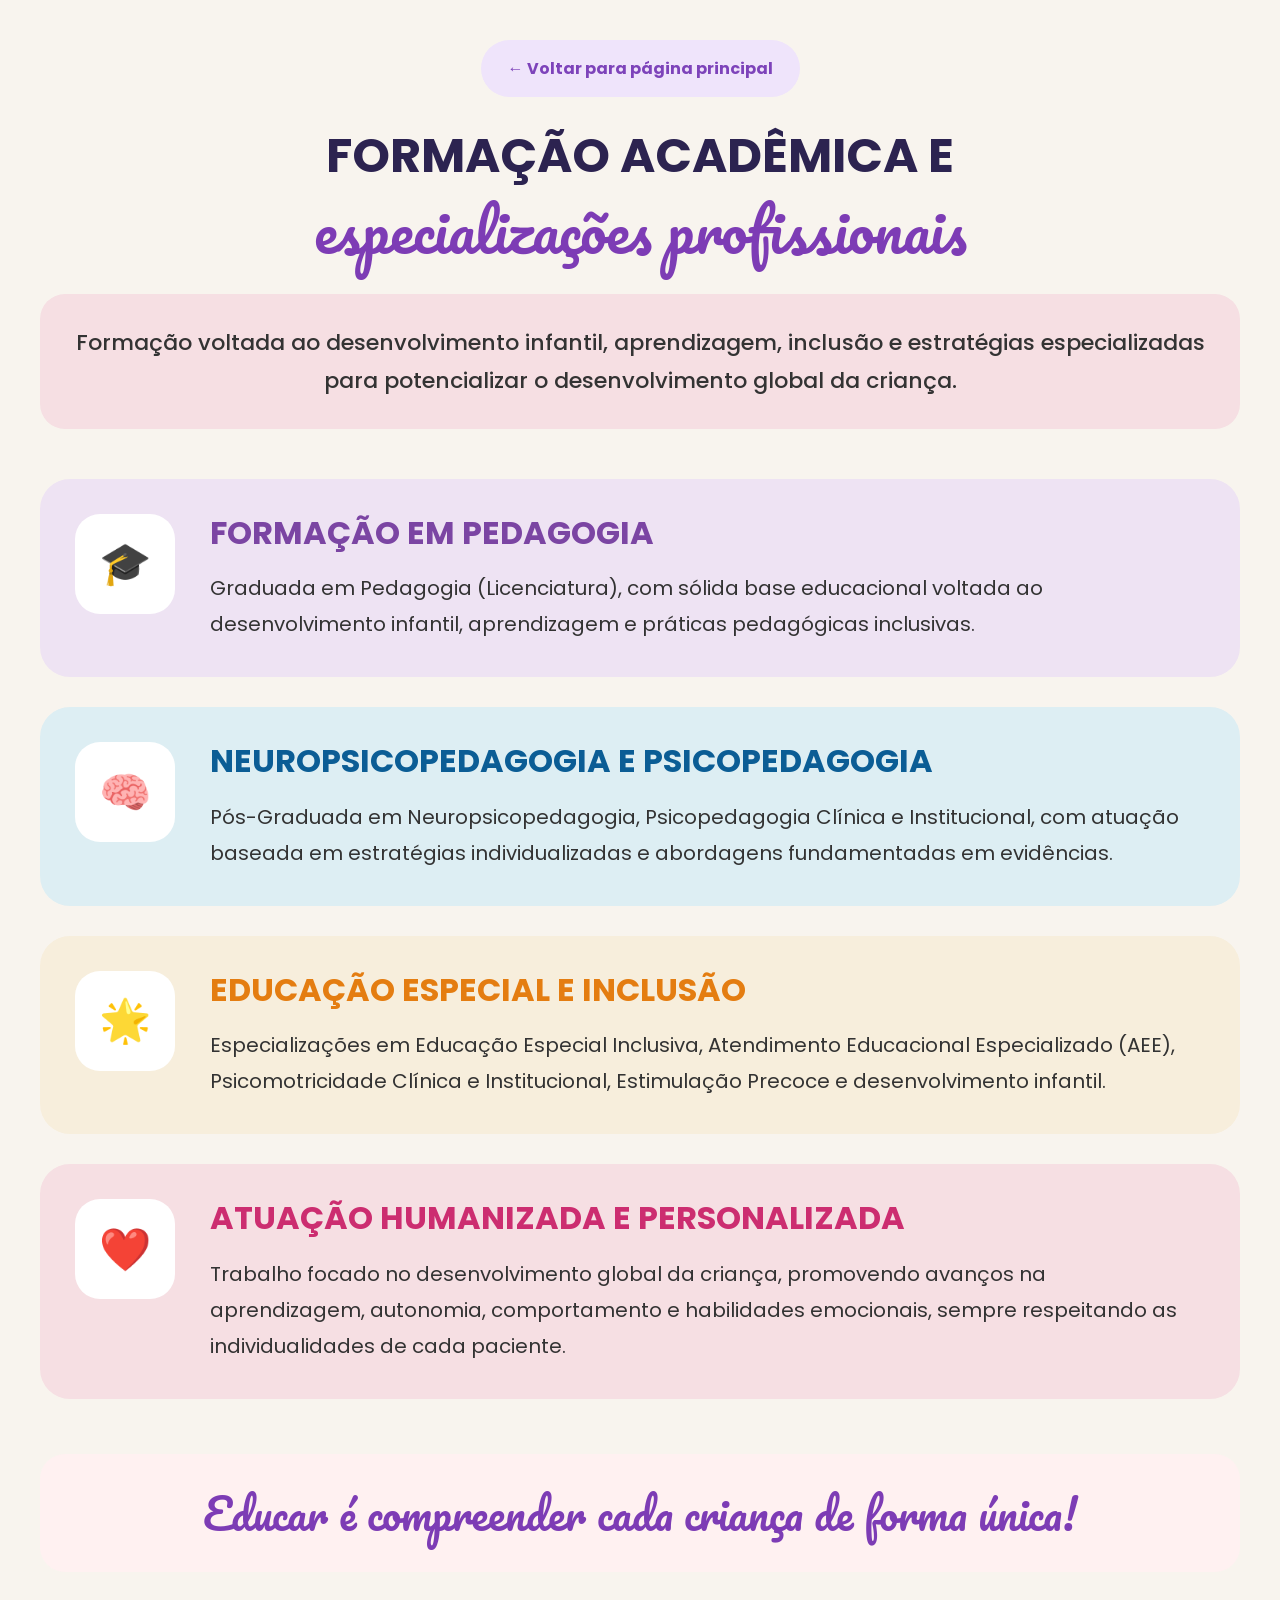
<file: formacao.html>
<!DOCTYPE html>
<html lang="pt-BR">

<head>

  <meta charset="UTF-8">
  <meta name="viewport" content="width=device-width, initial-scale=1.0">

  <title>Formação Profissional</title>

  <!-- FONTES -->
  <link rel="preconnect" href="https://fonts.googleapis.com">

  <link rel="preconnect" href="https://fonts.gstatic.com" crossorigin>

  <link href="https://fonts.googleapis.com/css2?family=Poppins:wght@300;400;500;600;700&family=Pacifico&display=swap" rel="stylesheet">

  <style>

    *{
      margin:0;
      padding:0;
      box-sizing:border-box;
    }

    body{
      background:#f8f4ee;
      font-family:'Poppins', sans-serif;
      color:#222;
      padding:40px 20px;
    }

    .container{
      max-width:1200px;
      margin:auto;
    }

    /* BOTÃO VOLTAR */

.btn-voltar{
  display:inline-block;
  text-decoration:none;
  background:#efe4fb;
  color:#7d43ba;
  padding:14px 25px;
  border-radius:40px;
  font-weight:700;
  margin-bottom:30px;
  transition:0.3s;
  border:2px solid transparent;
}

.btn-voltar:hover{
  background:#7d43ba;
  color:#fff;
  transform:translateY(-3px);
}

    /* TOPO */

    .topo{
      text-align:center;
      margin-bottom:50px;
    }

    .topo h1{
      font-size:48px;
      color:#2c2350;
      font-weight:700;
      line-height:1.2;
    }

    .topo h2{
      font-family:'Pacifico', cursive;
      font-size:58px;
      color:#7d3cb5;
      margin-top:10px;
      line-height:1.2;
      font-weight:400;
    }

    .topo-box{
      margin-top:30px;
      background:#f6dfe3;
      padding:30px;
      border-radius:25px;
      font-size:22px;
      line-height:1.7;
      font-weight:500;
      color:#333;
    }

    /* CARDS */

    .card{
      display:flex;
      align-items:flex-start;
      gap:35px;
      padding:35px;
      border-radius:30px;
      margin-bottom:30px;
    }

    .icone{
      width:100px;
      min-width:100px;
      height:100px;
      border-radius:25px;
      background:#fff;
      display:flex;
      align-items:center;
      justify-content:center;
      font-size:42px;
    }

    .card-conteudo{
      flex:1;
    }

    .card-conteudo h3{
      font-size:32px;
      margin-bottom:18px;
      line-height:1.2;
      font-weight:700;
    }

    .card-conteudo p{
      font-size:20px;
      line-height:1.8;
      color:#333;
    }

    /* CORES */

    .pedagogia{
      background:#eee3f3;
    }

    .pedagogia h3{
      color:#7b45a3;
    }

    .especializacao{
      background:#ddeef3;
    }

    .especializacao h3{
      color:#0b5d95;
    }

    .inclusao{
      background:#f7eedc;
    }

    .inclusao h3{
      color:#e47d11;
    }

    .desenvolvimento{
      background:#f6dfe3;
    }

    .desenvolvimento h3{
      color:#cc2d70;
    }

    /* FRASE FINAL */

    .frase-final{
      margin-top:55px;
      background:#fff1f1;
      padding:30px;
      border-radius:25px;
      text-align:center;
      font-family:'Pacifico', cursive;
      font-size:42px;
      color:#7d3cb5;
      line-height:1.4;
    }

    /* RESPONSIVO */

    @media(max-width:768px){

      body{
        padding:25px 15px;
      }

      .topo h1{
        font-size:34px;
      }

      .topo h2{
        font-size:40px;
      }

      .topo-box{
        font-size:18px;
        padding:22px;
      }

      .card{
        flex-direction:column;
        text-align:center;
        padding:28px;
      }

      .icone{
        margin:auto;
      }

      .card-conteudo h3{
        font-size:26px;
      }

      .card-conteudo p{
        font-size:18px;
      }

      .frase-final{
        font-size:30px;
      }

    }

  </style>

</head>

<body>

  <div class="container">

  
    <!-- TOPO -->
    <section class="topo">

      <!-- BOTÃO -->
    <a href="index.html" class="btn-voltar">
      ← Voltar para página principal
    </a>

      <h1>FORMAÇÃO ACADÊMICA E</h1>

      <h2>especializações profissionais</h2>

      <div class="topo-box">
        Formação voltada ao desenvolvimento infantil,
        aprendizagem, inclusão e estratégias especializadas
        para potencializar o desenvolvimento global da criança.
      </div>

    </section>

    <!-- PEDAGOGIA -->

    <section class="card pedagogia">

      <div class="icone">
        🎓
      </div>

      <div class="card-conteudo">

        <h3>FORMAÇÃO EM PEDAGOGIA</h3>

        <p>
          Graduada em Pedagogia (Licenciatura),
          com sólida base educacional voltada
          ao desenvolvimento infantil,
          aprendizagem e práticas pedagógicas inclusivas.
        </p>

      </div>

    </section>

    <!-- ESPECIALIZAÇÕES -->

    <section class="card especializacao">

      <div class="icone">
        🧠
      </div>

      <div class="card-conteudo">

        <h3>NEUROPSICOPEDAGOGIA E PSICOPEDAGOGIA</h3>

        <p>
          Pós-Graduada em Neuropsicopedagogia,
          Psicopedagogia Clínica e Institucional,
          com atuação baseada em estratégias individualizadas
          e abordagens fundamentadas em evidências.
        </p>

      </div>

    </section>

    <!-- INCLUSÃO -->

    <section class="card inclusao">

      <div class="icone">
        🌟
      </div>

      <div class="card-conteudo">

        <h3>EDUCAÇÃO ESPECIAL E INCLUSÃO</h3>

        <p>
          Especializações em Educação Especial Inclusiva,
          Atendimento Educacional Especializado (AEE),
          Psicomotricidade Clínica e Institucional,
          Estimulação Precoce e desenvolvimento infantil.
        </p>

      </div>

    </section>

    <!-- DESENVOLVIMENTO -->

    <section class="card desenvolvimento">

      <div class="icone">
        ❤️
      </div>

      <div class="card-conteudo">

        <h3>ATUAÇÃO HUMANIZADA E PERSONALIZADA</h3>

        <p>
          Trabalho focado no desenvolvimento global da criança,
          promovendo avanços na aprendizagem,
          autonomia, comportamento e habilidades emocionais,
          sempre respeitando as individualidades de cada paciente.
        </p>

      </div>

    </section>

    <!-- FRASE FINAL -->

    <div class="frase-final">
      Educar é compreender cada criança de forma única!
    </div>

  </div>

</body>

</html>
</file>
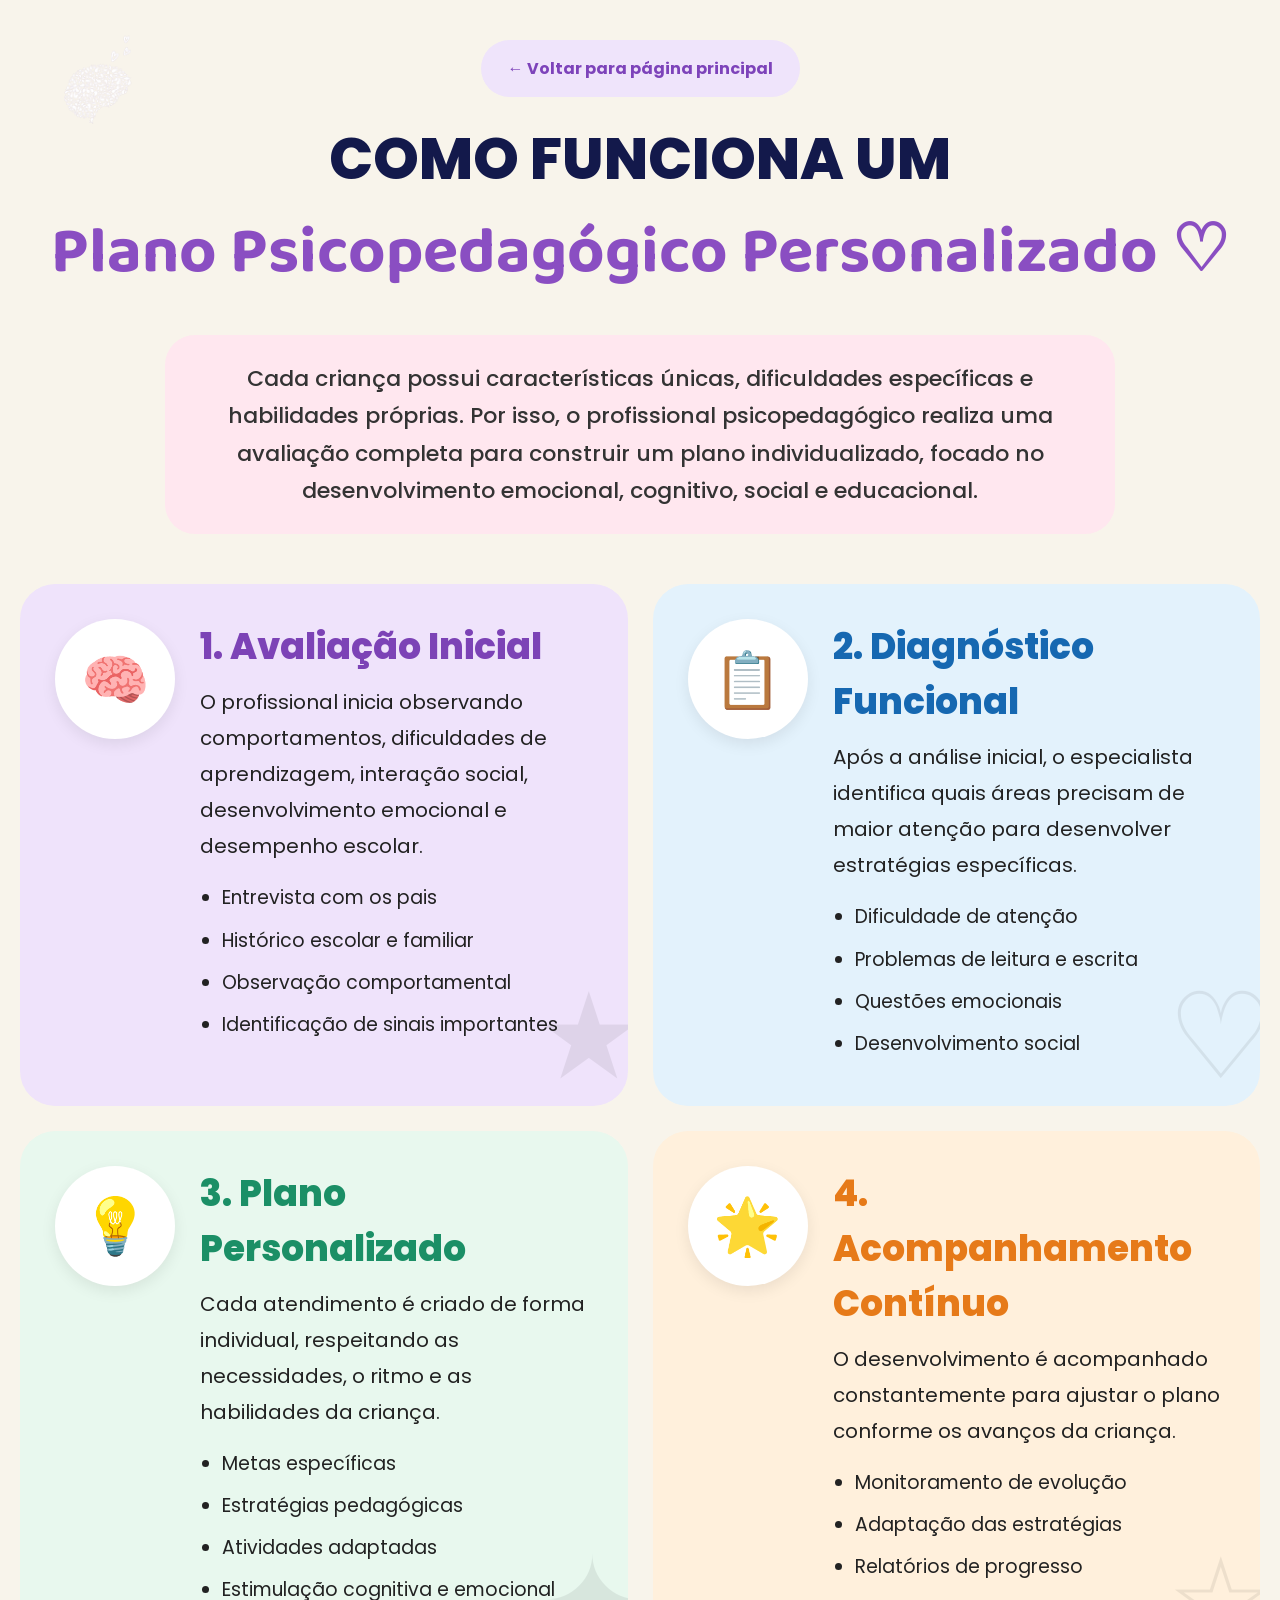
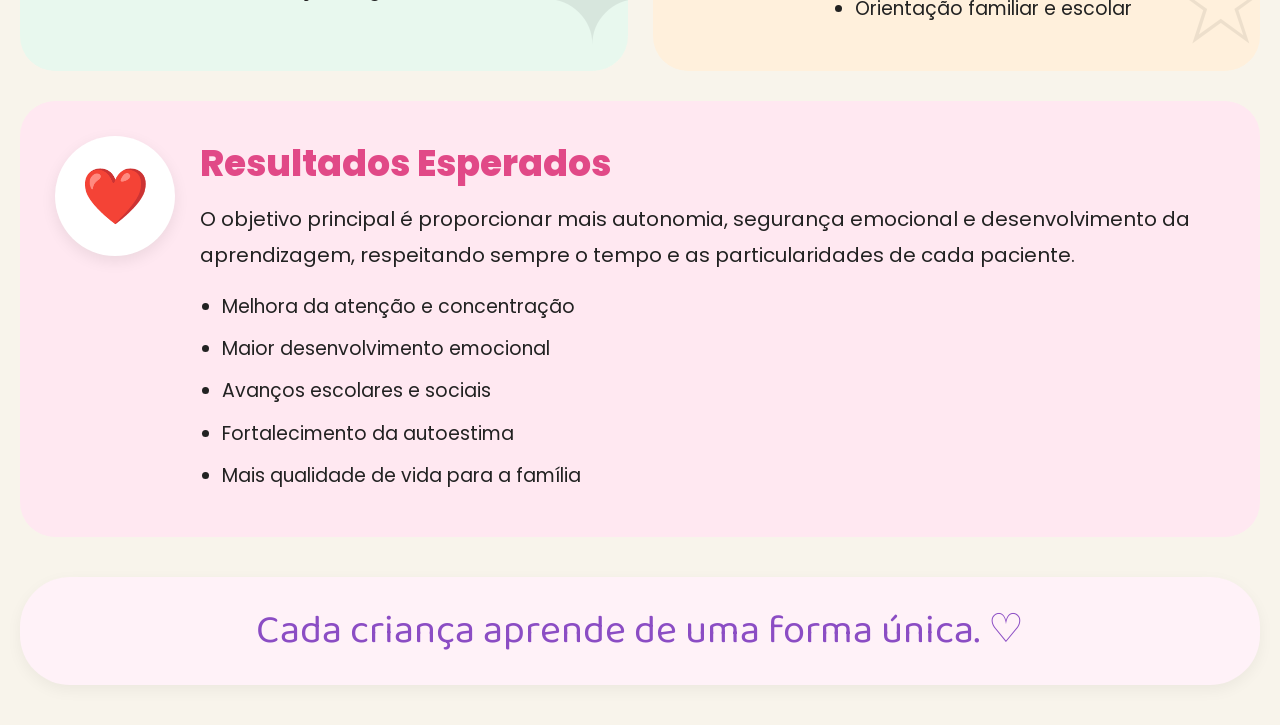
<file: plano personalizado.html>
<!DOCTYPE html>
<html lang="pt-BR">
<head>
<meta charset="UTF-8">
<meta name="viewport" content="width=device-width, initial-scale=1.0">

<title>Plano Personalizado Psicopedagógico</title>

<link rel="preconnect" href="https://fonts.googleapis.com">
<link href="https://fonts.googleapis.com/css2?family=Baloo+2:wght@400;600;700&family=Poppins:wght@300;400;500;600;700;800&display=swap" rel="stylesheet">

<style>

*{
    margin:0;
    padding:0;
    box-sizing:border-box;
}

body{
    background:#f8f4eb;
    font-family:'Poppins', sans-serif;
    color:#222;
    padding:40px 20px;
}

/* CONTAINER */

.container{
    max-width:1250px;
    margin:auto;
}

/* BOTÃO VOLTAR */

.btn-voltar{
  display:inline-block;
  text-decoration:none;
  background:#efe4fb;
  color:#7d43ba;
  padding:14px 25px;
  border-radius:40px;
  font-weight:700;
  margin-bottom:30px;
  transition:0.3s;
  border:2px solid transparent;
}

.btn-voltar:hover{
  background:#7d43ba;
  color:#fff;
  transform:translateY(-3px);
}

/* TOPO */

.topo{
    text-align:center;
    margin-bottom:50px;
    position:relative;
}

.topo img{
    width:180px;
    position:absolute;
    left:0;
    top:-10px;
}

.titulo{
    font-size:58px;
    color:#13194b;
    font-weight:800;
    line-height:1.1;
}

.subtitulo{
    font-family:'Baloo 2', cursive;
    font-size:65px;
    color:#8a4ec2;
    margin-top:10px;
}

.descricao-topo{
    margin:30px auto 0;
    max-width:950px;
    background:#ffe7ef;
    padding:25px;
    border-radius:30px;
    font-size:22px;
    line-height:1.7;
    font-weight:500;
    color:#333;
}

/* GRID */

.grid{
    display:grid;
    grid-template-columns:1fr 1fr;
    gap:25px;
    margin-top:40px;
}

/* CARDS */

.card{
    border-radius:35px;
    padding:35px;
    display:flex;
    gap:25px;
    position:relative;
    overflow:hidden;
    transition:0.3s;
}

.card:hover{
    transform:translateY(-5px);
}

.icone{
    min-width:120px;
    height:120px;
    border-radius:50%;
    background:#fff;
    display:flex;
    justify-content:center;
    align-items:center;
    font-size:55px;
    box-shadow:0 5px 15px rgba(0,0,0,0.08);
}

.conteudo h2{
    font-size:36px;
    font-weight:800;
    margin-bottom:10px;
}

.conteudo p{
    font-size:20px;
    line-height:1.8;
    margin-bottom:18px;
}

.conteudo ul{
    padding-left:22px;
}

.conteudo li{
    font-size:19px;
    line-height:1.7;
    margin-bottom:10px;
}

/* CORES */

.card1{
    background:#efe3fb;
}

.card1 h2{
    color:#7c43b6;
}

.card2{
    background:#e3f2fc;
}

.card2 h2{
    color:#1668b1;
}

.card3{
    background:#e8f8ee;
}

.card3 h2{
    color:#1b8f66;
}

.card4{
    background:#fff0dc;
}

.card4 h2{
    color:#e67a19;
}

.card5{
    background:#ffe8f1;
    margin-top:30px;
}

.card5 h2{
    color:#e14987;
}

/* DECORAÇÕES */

.decoracao{
    position:absolute;
    font-size:120px;
    right:-15px;
    bottom:-20px;
    opacity:0.08;
}

/* RODAPÉ */

.frase-final{
    margin-top:40px;
    background:#fff2f8;
    border-radius:50px;
    text-align:center;
    padding:22px;
    font-family:'Baloo 2', cursive;
    font-size:40px;
    color:#8b4dc4;
    box-shadow:0 5px 15px rgba(0,0,0,0.05);
}

/* RESPONSIVO */

@media(max-width:980px){

.grid{
    grid-template-columns:1fr;
}

.topo img{
    position:relative;
    margin-bottom:20px;
}

.titulo{
    font-size:42px;
}

.subtitulo{
    font-size:46px;
}

.card{
    flex-direction:column;
    text-align:center;
    align-items:center;
}

.conteudo ul{
    text-align:left;
}

.descricao-topo{
    font-size:18px;
}

}

</style>
</head>

<body>

<div class="container">

    <!-- TOPO -->

    <section class="topo">

        <img src="imagens/cerebro.png" alt="Cérebro">

        <!-- BOTÃO VOLTAR -->

<a href="index.html" class="btn-voltar">
← Voltar para página principal
</a>

        <h1 class="titulo">
            COMO FUNCIONA UM
        </h1>

        <h2 class="subtitulo">
            Plano Psicopedagógico Personalizado ♡
        </h2>

        <div class="descricao-topo">
            Cada criança possui características únicas, dificuldades específicas
            e habilidades próprias. Por isso, o profissional psicopedagógico realiza
            uma avaliação completa para construir um plano individualizado,
            focado no desenvolvimento emocional, cognitivo, social e educacional.
        </div>

    </section>

    <!-- GRID -->

    <section class="grid">

        <!-- ETAPA 1 -->

        <div class="card card1">

            <div class="icone">
                🧠
            </div>

            <div class="conteudo">

                <h2>1. Avaliação Inicial</h2>

                <p>
                    O profissional inicia observando comportamentos,
                    dificuldades de aprendizagem, interação social,
                    desenvolvimento emocional e desempenho escolar.
                </p>

                <ul>
                    <li>Entrevista com os pais</li>
                    <li>Histórico escolar e familiar</li>
                    <li>Observação comportamental</li>
                    <li>Identificação de sinais importantes</li>
                </ul>

            </div>

            <div class="decoracao">★</div>

        </div>

        <!-- ETAPA 2 -->

        <div class="card card2">

            <div class="icone">
                📋
            </div>

            <div class="conteudo">

                <h2>2. Diagnóstico Funcional</h2>

                <p>
                    Após a análise inicial, o especialista identifica quais áreas
                    precisam de maior atenção para desenvolver estratégias específicas.
                </p>

                <ul>
                    <li>Dificuldade de atenção</li>
                    <li>Problemas de leitura e escrita</li>
                    <li>Questões emocionais</li>
                    <li>Desenvolvimento social</li>
                </ul>

            </div>

            <div class="decoracao">♡</div>

        </div>

        <!-- ETAPA 3 -->

        <div class="card card3">

            <div class="icone">
                💡
            </div>

            <div class="conteudo">

                <h2>3. Plano Personalizado</h2>

                <p>
                    Cada atendimento é criado de forma individual,
                    respeitando as necessidades, o ritmo e as habilidades da criança.
                </p>

                <ul>
                    <li>Metas específicas</li>
                    <li>Estratégias pedagógicas</li>
                    <li>Atividades adaptadas</li>
                    <li>Estimulação cognitiva e emocional</li>
                </ul>

            </div>

            <div class="decoracao">✦</div>

        </div>

        <!-- ETAPA 4 -->

        <div class="card card4">

            <div class="icone">
                🌟
            </div>

            <div class="conteudo">

                <h2>4. Acompanhamento Contínuo</h2>

                <p>
                    O desenvolvimento é acompanhado constantemente
                    para ajustar o plano conforme os avanços da criança.
                </p>

                <ul>
                    <li>Monitoramento de evolução</li>
                    <li>Adaptação das estratégias</li>
                    <li>Relatórios de progresso</li>
                    <li>Orientação familiar e escolar</li>
                </ul>

            </div>

            <div class="decoracao">☆</div>

        </div>

    </section>

    <!-- RESULTADOS -->

    <section class="card card5">

        <div class="icone">
            ❤️
        </div>

        <div class="conteudo">

            <h2>Resultados Esperados</h2>

            <p>
                O objetivo principal é proporcionar mais autonomia,
                segurança emocional e desenvolvimento da aprendizagem,
                respeitando sempre o tempo e as particularidades de cada paciente.
            </p>

            <ul>
                <li>Melhora da atenção e concentração</li>
                <li>Maior desenvolvimento emocional</li>
                <li>Avanços escolares e sociais</li>
                <li>Fortalecimento da autoestima</li>
                <li>Mais qualidade de vida para a família</li>
            </ul>

        </div>

    </section>

    <!-- FRASE FINAL -->

    <div class="frase-final">
        Cada criança aprende de uma forma única. ♡
    </div>

</div>

</body>
</html>
</file>
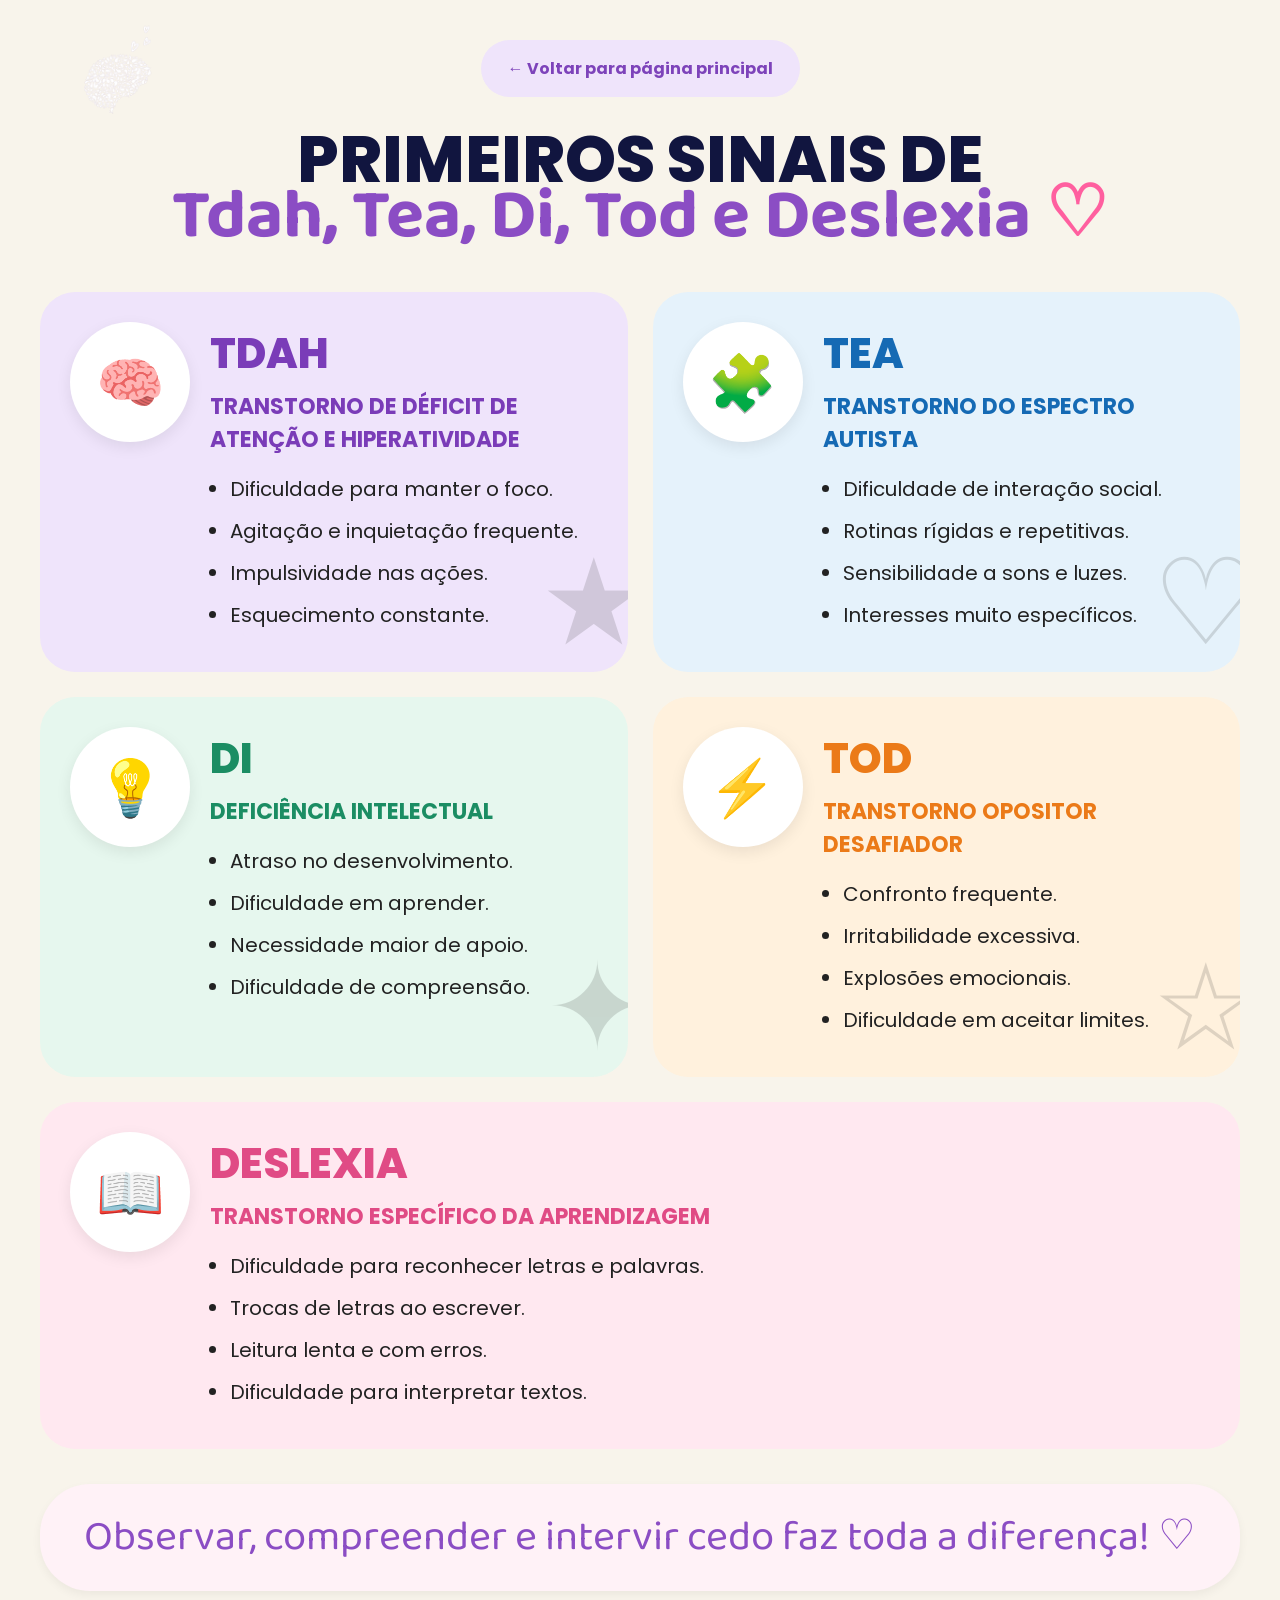
<file: primerio.html>
<!DOCTYPE html>
<html lang="pt-BR">
<head>
<meta charset="UTF-8">
<meta name="viewport" content="width=device-width, initial-scale=1.0">

<title>Primeiros Sinais</title>

<link rel="preconnect" href="https://fonts.googleapis.com">
<link href="https://fonts.googleapis.com/css2?family=Baloo+2:wght@400;600;700&family=Poppins:wght@300;400;500;600;700&display=swap" rel="stylesheet">

<style>

*{
    margin:0;
    padding:0;
    box-sizing:border-box;
}

body{
    background:#f8f4eb;
    font-family:'Poppins', sans-serif;
    padding:40px 20px;
    color:#222;
}

/* CONTAINER */

.container{
    max-width:1200px;
    margin:auto;
}

/* BOTÃO VOLTAR */

.btn-voltar{
  display:inline-block;
  text-decoration:none;
  background:#efe4fb;
  color:#7d43ba;
  padding:14px 25px;
  border-radius:40px;
  font-weight:700;
  margin-bottom:30px;
  transition:0.3s;
  border:2px solid transparent;
}

.btn-voltar:hover{
  background:#7d43ba;
  color:#fff;
  transform:translateY(-3px);
}


/* TOPO */

.topo{
    text-align:center;
    position:relative;
    margin-bottom:40px;
}

.cerebro{
    width:180px;
    position:absolute;
    left:0;
    top:-20px;
}

.titulo{
    font-size:65px;
    font-weight:800;
    color:#11153f;
    line-height:1;
}

.subtitulo{
    font-family:'Baloo 2', cursive;
    font-size:70px;
    color:#8b4dc4;
    margin-top:-10px;
    line-height:1;
}

.coracao{
    color:#ff5f9f;
}

/* GRID */

.grid{
    display:grid;
    grid-template-columns:1fr 1fr;
    gap:25px;
    margin-top:30px;
}

/* CARDS */

.card{
    border-radius:35px;
    padding:30px;
    display:flex;
    gap:20px;
    position:relative;
    overflow:hidden;
    transition:0.3s;
}

.card:hover{
    transform:translateY(-5px);
}

.icone{
    min-width:120px;
    height:120px;
    border-radius:50%;
    background:#fff;
    display:flex;
    align-items:center;
    justify-content:center;
    font-size:55px;
    box-shadow:0 5px 15px rgba(0,0,0,0.08);
}

.conteudo h2{
    font-size:42px;
    margin-bottom:5px;
    font-weight:800;
}

.conteudo h3{
    font-size:22px;
    margin-bottom:18px;
    font-weight:700;
}

.conteudo ul{
    padding-left:20px;
}

.conteudo li{
    margin-bottom:12px;
    font-size:20px;
    line-height:1.5;
}

/* CORES */

.tdah{
    background:#efe4fb;
}

.tdah h2,
.tdah h3{
    color:#7a3cb8;
}

.tea{
    background:#e5f2fb;
}

.tea h2,
.tea h3{
    color:#156ab4;
}

.di{
    background:#e6f7ee;
}

.di h2,
.di h3{
    color:#1b8d63;
}

.tod{
    background:#fff1dd;
}

.tod h2,
.tod h3{
    color:#eb7a18;
}

/* DESLEXIA */

.deslexia{
    margin-top:25px;
    background:#ffe8f0;
    border-radius:35px;
    padding:30px;
    display:flex;
    gap:20px;
}

.deslexia h2,
.deslexia h3{
    color:#e04b85;
}

/* FRASE FINAL */

.frase-final{
    margin-top:35px;
    background:#fff2f7;
    border-radius:50px;
    padding:20px;
    text-align:center;
    font-family:'Baloo 2', cursive;
    font-size:42px;
    color:#8b4dc4;
    box-shadow:0 4px 10px rgba(0,0,0,0.05);
}

/* DECORAÇÕES */

.decoracao{
    position:absolute;
    opacity:0.15;
    font-size:120px;
    right:-20px;
    bottom:-20px;
}

/* RESPONSIVO */

@media(max-width:980px){

.grid{
    grid-template-columns:1fr;
}

.titulo{
    font-size:42px;
}

.subtitulo{
    font-size:48px;
}

.cerebro{
    position:relative;
    margin-bottom:20px;
}

.card,
.deslexia{
    flex-direction:column;
    align-items:center;
    text-align:center;
}

.conteudo ul{
    text-align:left;
}

}

</style>
</head>

<body>

<div class="container">

    <!-- TOPO -->

    <section class="topo">

        <img class="cerebro" src="imagens/cerebro.png">

       <!-- BOTÃO VOLTAR -->

<a href="index.html" class="btn-voltar">
← Voltar para página principal
</a>


        <h1 class="titulo">
            PRIMEIROS SINAIS DE
        </h1>

        <h2 class="subtitulo">
            Tdah, Tea, Di, Tod e Deslexia
            <span class="coracao">♡</span>
        </h2>

    </section>

    <!-- GRID -->

    <section class="grid">

        <!-- TDAH -->

        <div class="card tdah">

            <div class="icone">
                🧠
            </div>

            <div class="conteudo">

                <h2>TDAH</h2>

                <h3>
                    TRANSTORNO DE DÉFICIT DE ATENÇÃO E HIPERATIVIDADE
                </h3>

                <ul>
                    <li>Dificuldade para manter o foco.</li>
                    <li>Agitação e inquietação frequente.</li>
                    <li>Impulsividade nas ações.</li>
                    <li>Esquecimento constante.</li>
                </ul>

            </div>

            <div class="decoracao">★</div>

        </div>

        <!-- TEA -->

        <div class="card tea">

            <div class="icone">
                🧩
            </div>

            <div class="conteudo">

                <h2>TEA</h2>

                <h3>
                    TRANSTORNO DO ESPECTRO AUTISTA
                </h3>

                <ul>
                    <li>Dificuldade de interação social.</li>
                    <li>Rotinas rígidas e repetitivas.</li>
                    <li>Sensibilidade a sons e luzes.</li>
                    <li>Interesses muito específicos.</li>
                </ul>

            </div>

            <div class="decoracao">♡</div>

        </div>

        <!-- DI -->

        <div class="card di">

            <div class="icone">
                💡
            </div>

            <div class="conteudo">

                <h2>DI</h2>

                <h3>
                    DEFICIÊNCIA INTELECTUAL
                </h3>

                <ul>
                    <li>Atraso no desenvolvimento.</li>
                    <li>Dificuldade em aprender.</li>
                    <li>Necessidade maior de apoio.</li>
                    <li>Dificuldade de compreensão.</li>
                </ul>

            </div>

            <div class="decoracao">✦</div>

        </div>

        <!-- TOD -->

        <div class="card tod">

            <div class="icone">
                ⚡
            </div>

            <div class="conteudo">

                <h2>TOD</h2>

                <h3>
                    TRANSTORNO OPOSITOR DESAFIADOR
                </h3>

                <ul>
                    <li>Confronto frequente.</li>
                    <li>Irritabilidade excessiva.</li>
                    <li>Explosões emocionais.</li>
                    <li>Dificuldade em aceitar limites.</li>
                </ul>

            </div>

            <div class="decoracao">☆</div>

        </div>

    </section>

    <!-- DESLEXIA -->

    <section class="deslexia">

        <div class="icone">
            📖
        </div>

        <div class="conteudo">

            <h2>DESLEXIA</h2>

            <h3>
                TRANSTORNO ESPECÍFICO DA APRENDIZAGEM
            </h3>

            <ul>
                <li>Dificuldade para reconhecer letras e palavras.</li>
                <li>Trocas de letras ao escrever.</li>
                <li>Leitura lenta e com erros.</li>
                <li>Dificuldade para interpretar textos.</li>
            </ul>

        </div>

    </section>

    <!-- FRASE -->

    <div class="frase-final">
        Observar, compreender e intervir cedo faz toda a diferença! ♡
    </div>

</div>

</body>
</html>
</file>
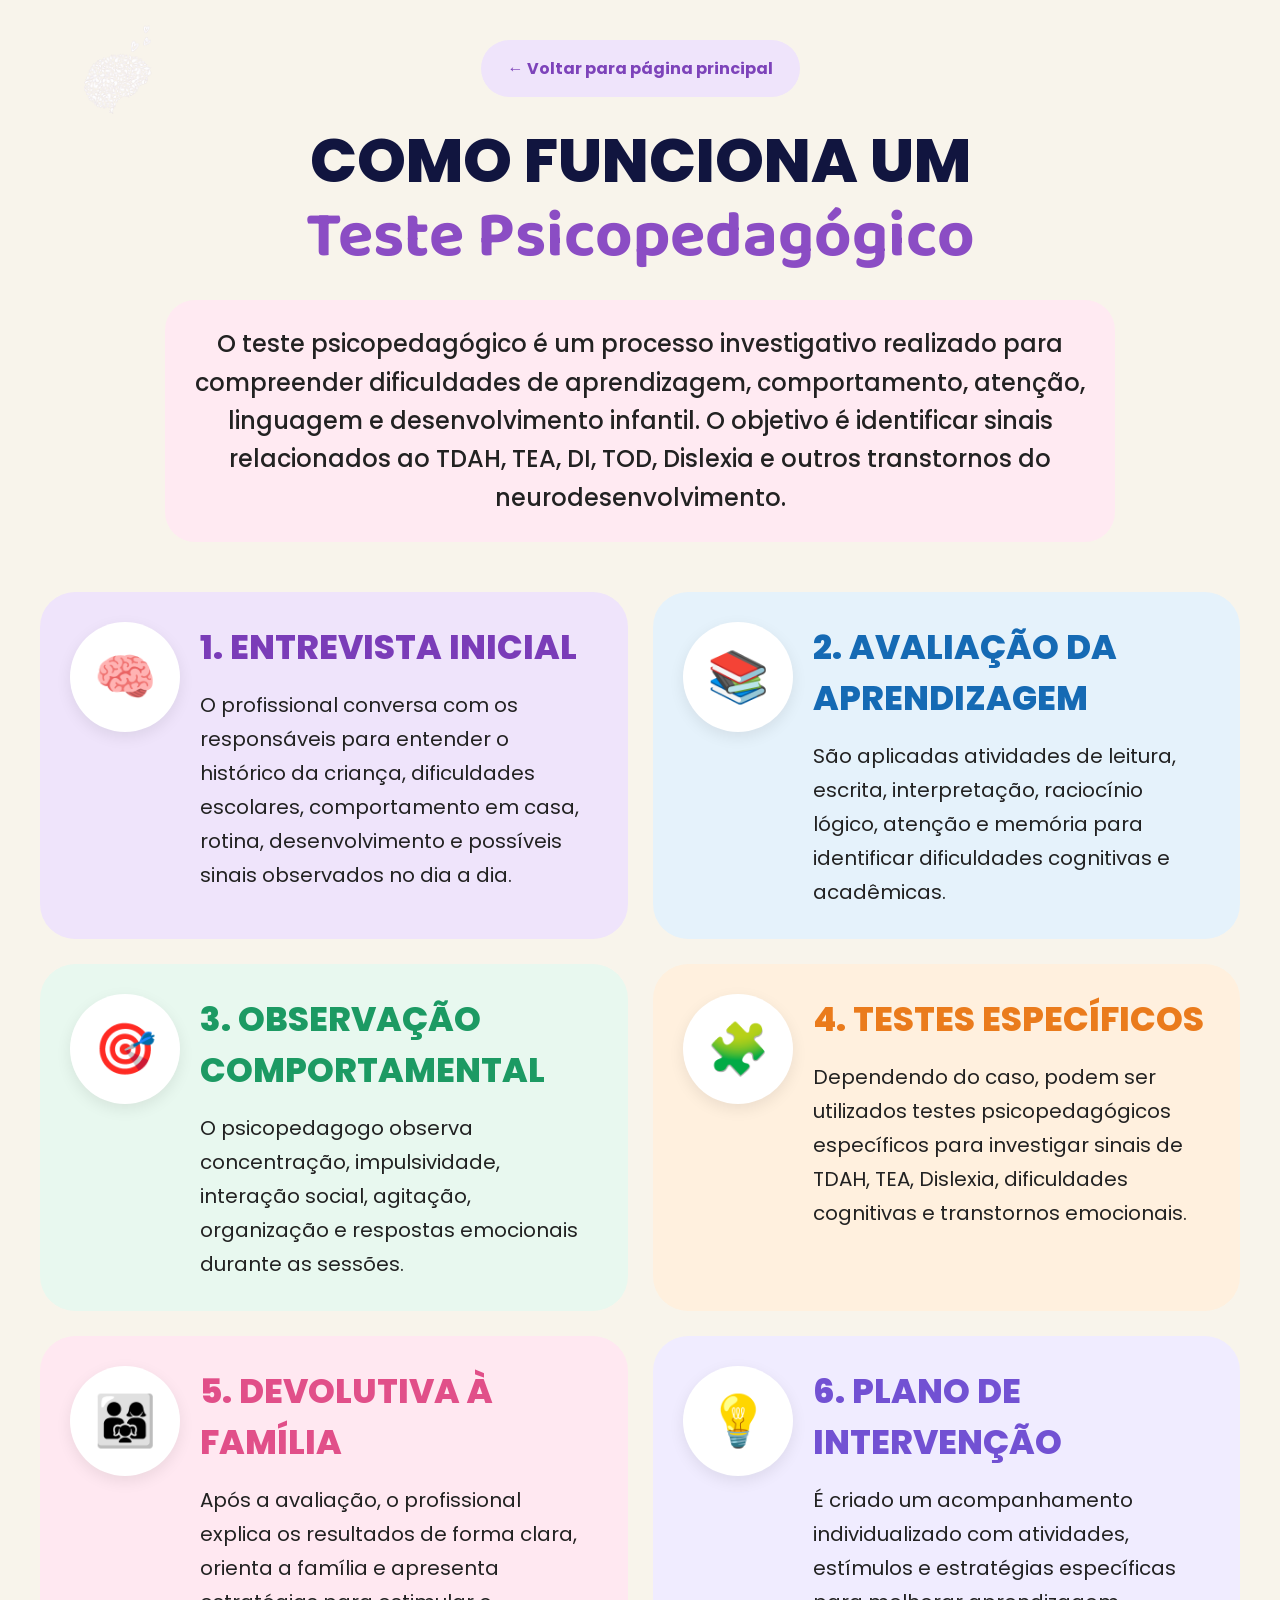
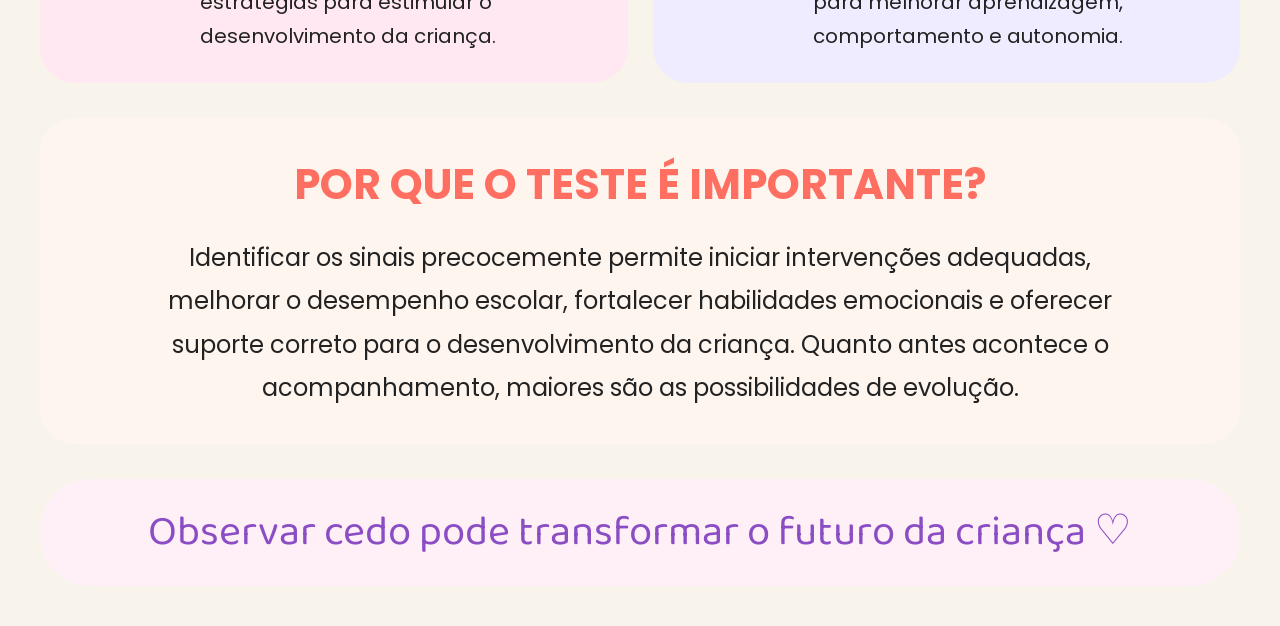
<file: testes.html>
<!DOCTYPE html>
<html lang="pt-BR">
<head>
<meta charset="UTF-8">
<meta name="viewport" content="width=device-width, initial-scale=1.0">

<title>Teste Psicopedagógico</title>

<link rel="preconnect" href="https://fonts.googleapis.com">
<link href="https://fonts.googleapis.com/css2?family=Baloo+2:wght@400;600;700&family=Poppins:wght@300;400;500;600;700;800&display=swap" rel="stylesheet">

<style>

*{
    margin:0;
    padding:0;
    box-sizing:border-box;
}

body{
    background:#f8f4eb;
    font-family:'Poppins', sans-serif;
    padding:40px 20px;
    color:#222;
}

/* CONTAINER */

.container{
    max-width:1200px;
    margin:auto;
}

/* BOTÃO VOLTAR */

.btn-voltar{
  display:inline-block;
  text-decoration:none;
  background:#efe4fb;
  color:#7d43ba;
  padding:14px 25px;
  border-radius:40px;
  font-weight:700;
  margin-bottom:30px;
  transition:0.3s;
  border:2px solid transparent;
}

.btn-voltar:hover{
  background:#7d43ba;
  color:#fff;
  transform:translateY(-3px);
}

/* TOPO */

.topo{
    text-align:center;
    position:relative;
    margin-bottom:50px;
}

.cerebro{
    width:180px;
    position:absolute;
    left:0;
    top:-20px;
}

.titulo{
    font-size:62px;
    font-weight:800;
    color:#11153f;
    line-height:1.1;
}

.subtitulo{
    font-family:'Baloo 2', cursive;
    font-size:65px;
    color:#8b4dc4;
    margin-top:10px;
    line-height:1;
}

.descricao{
    max-width:950px;
    margin:30px auto 0;
    background:#ffeaf2;
    padding:25px;
    border-radius:30px;
    font-size:24px;
    line-height:1.6;
    font-weight:500;
}

/* GRID */

.grid{
    display:grid;
    grid-template-columns:1fr 1fr;
    gap:25px;
    margin-top:40px;
}

/* CARDS */

.card{
    border-radius:35px;
    padding:30px;
    display:flex;
    gap:20px;
    position:relative;
    overflow:hidden;
    transition:0.3s;
}

.card:hover{
    transform:translateY(-5px);
}

.icone{
    min-width:110px;
    height:110px;
    border-radius:50%;
    background:#fff;
    display:flex;
    align-items:center;
    justify-content:center;
    font-size:50px;
    box-shadow:0 5px 15px rgba(0,0,0,0.08);
}

.conteudo h2{
    font-size:34px;
    margin-bottom:15px;
    font-weight:800;
}

.conteudo p{
    font-size:20px;
    line-height:1.7;
}

/* CORES */

.card1{
    background:#efe4fb;
}

.card1 h2{
    color:#7a3cb8;
}

.card2{
    background:#e5f2fb;
}

.card2 h2{
    color:#156ab4;
}

.card3{
    background:#e8f8ef;
}

.card3 h2{
    color:#1c9a63;
}

.card4{
    background:#fff0de;
}

.card4 h2{
    color:#ea7b1c;
}

.card5{
    background:#ffe8f1;
}

.card5 h2{
    color:#e14f89;
}

.card6{
    background:#f0ecff;
}

.card6 h2{
    color:#7251d3;
}

/* ETAPA FINAL */

.final{
    margin-top:35px;
    background:#fff5ef;
    border-radius:35px;
    padding:35px;
    text-align:center;
}

.final h2{
    color:#ff6f61;
    font-size:42px;
    margin-bottom:20px;
}

.final p{
    font-size:24px;
    line-height:1.8;
    max-width:1000px;
    margin:auto;
}

/* FRASE */

.frase{
    margin-top:35px;
    background:#fff0f7;
    border-radius:50px;
    padding:20px;
    text-align:center;
    font-family:'Baloo 2', cursive;
    font-size:42px;
    color:#8b4dc4;
}

/* RESPONSIVO */

@media(max-width:980px){

.grid{
    grid-template-columns:1fr;
}

.cerebro{
    position:relative;
    margin-bottom:20px;
}

.titulo{
    font-size:42px;
}

.subtitulo{
    font-size:48px;
}

.card{
    flex-direction:column;
    text-align:center;
    align-items:center;
}

.descricao{
    font-size:19px;
}

.final h2{
    font-size:32px;
}

.final p{
    font-size:20px;
}

.frase{
    font-size:30px;
}

}

</style>
</head>

<body>

<div class="container">

    <!-- TOPO -->

    <section class="topo">

        <img class="cerebro" src="imagens/cerebro.png" alt="Cérebro">

        <!-- BOTÃO VOLTAR -->

<a href="index.html" class="btn-voltar">
← Voltar para página principal
</a>

        <h1 class="titulo">
            COMO FUNCIONA UM
        </h1>

        <h2 class="subtitulo">
            Teste Psicopedagógico
        </h2>

        <div class="descricao">
            O teste psicopedagógico é um processo investigativo realizado para compreender dificuldades de aprendizagem, comportamento, atenção, linguagem e desenvolvimento infantil. O objetivo é identificar sinais relacionados ao TDAH, TEA, DI, TOD, Dislexia e outros transtornos do neurodesenvolvimento.
        </div>

    </section>

    <!-- GRID -->

    <section class="grid">

        <!-- ETAPA 1 -->

        <div class="card card1">

            <div class="icone">🧠</div>

            <div class="conteudo">

                <h2>1. ENTREVISTA INICIAL</h2>

                <p>
                    O profissional conversa com os responsáveis para entender o histórico da criança, dificuldades escolares, comportamento em casa, rotina, desenvolvimento e possíveis sinais observados no dia a dia.
                </p>

            </div>

        </div>

        <!-- ETAPA 2 -->

        <div class="card card2">

            <div class="icone">📚</div>

            <div class="conteudo">

                <h2>2. AVALIAÇÃO DA APRENDIZAGEM</h2>

                <p>
                    São aplicadas atividades de leitura, escrita, interpretação, raciocínio lógico, atenção e memória para identificar dificuldades cognitivas e acadêmicas.
                </p>

            </div>

        </div>

        <!-- ETAPA 3 -->

        <div class="card card3">

            <div class="icone">🎯</div>

            <div class="conteudo">

                <h2>3. OBSERVAÇÃO COMPORTAMENTAL</h2>

                <p>
                    O psicopedagogo observa concentração, impulsividade, interação social, agitação, organização e respostas emocionais durante as sessões.
                </p>

            </div>

        </div>

        <!-- ETAPA 4 -->

        <div class="card card4">

            <div class="icone">🧩</div>

            <div class="conteudo">

                <h2>4. TESTES ESPECÍFICOS</h2>

                <p>
                    Dependendo do caso, podem ser utilizados testes psicopedagógicos específicos para investigar sinais de TDAH, TEA, Dislexia, dificuldades cognitivas e transtornos emocionais.
                </p>

            </div>

        </div>

        <!-- ETAPA 5 -->

        <div class="card card5">

            <div class="icone">👨‍👩‍👧</div>

            <div class="conteudo">

                <h2>5. DEVOLUTIVA À FAMÍLIA</h2>

                <p>
                    Após a avaliação, o profissional explica os resultados de forma clara, orienta a família e apresenta estratégias para estimular o desenvolvimento da criança.
                </p>

            </div>

        </div>

        <!-- ETAPA 6 -->

        <div class="card card6">

            <div class="icone">💡</div>

            <div class="conteudo">

                <h2>6. PLANO DE INTERVENÇÃO</h2>

                <p>
                    É criado um acompanhamento individualizado com atividades, estímulos e estratégias específicas para melhorar aprendizagem, comportamento e autonomia.
                </p>

            </div>

        </div>

    </section>

    <!-- FINAL -->

    <section class="final">

        <h2>
            POR QUE O TESTE É IMPORTANTE?
        </h2>

        <p>
            Identificar os sinais precocemente permite iniciar intervenções adequadas, melhorar o desempenho escolar, fortalecer habilidades emocionais e oferecer suporte correto para o desenvolvimento da criança. Quanto antes acontece o acompanhamento, maiores são as possibilidades de evolução.
        </p>

    </section>

    <!-- FRASE -->

    <div class="frase">
        Observar cedo pode transformar o futuro da criança ♡
    </div>

</div>

</body>
</html>
</file>
<file: style.css>
/* =========================
   RESET
========================= */
*{
  margin:0;
  padding:0;
  box-sizing:border-box;
}

/* =========================
   BODY
========================= */
body{
  font-family:'Inter', sans-serif;
  background:#430852;
  color:#430852;
  line-height:1.6;
}

/* =========================
   CONTAINER
========================= */
.container{
  max-width:1100px;
  margin:auto;
  padding:0 20px;
}

/* =========================
   HEADER
========================= */
header{
  background:linear-gradient(135deg,#9321c0,#7b1fa2);
  color:white;
  padding:70px 20px;
  text-align:center;
  overflow:hidden;
}

/* IMAGEM TOPO */
.header-imagem{
  display:flex;
  justify-content:center;
  margin-bottom:25px;
}

.header-imagem img{
  width:180px;
  animation:flutuar 3s ease-in-out infinite;
}

/* ANIMAÇÃO */
@keyframes flutuar{
  0%{
    transform:translateY(0);
  }

  50%{
    transform:translateY(-10px);
  }

  100%{
    transform:translateY(0);
  }
}

/* TEXTO HEADER */
.header-text{
  text-align:center;
  max-width:850px;
  margin:auto;
}

.header-text h2{
  font-size:32px;
  font-weight:700;
  line-height:1.4;
  color:#fff;
}

/* =========================
   SECTION
========================= */
section{
  background:#dd8dad;
  border-radius:20px;
  margin:40px auto;
  max-width:1100px;
  padding:50px 35px;
  box-shadow:0 15px 40px rgba(0,0,0,0.06);
  text-align:center;
}

/* =========================
   TÍTULOS
========================= */
h1{
  font-size:36px;
  font-weight:800;
  margin-bottom:25px;
  color:#fff;
}

h2{
  font-size:32px;
  font-weight:700;
}

/* =========================
   TEXTO
========================= */
p{
  font-size:17px;
  color:#374151;
}

/* =========================
   NOME PROFISSIONAL
========================= */
.nome-profissional{
  text-align:center;
  margin-top:20px;
  margin-bottom:20px;
}

.nome-profissional h2{
  color:rgb(114, 18, 98);
  font-size:32px;
}

.nome-profissional p{
  color:#fff;
  margin-top:8px;
}

/* =========================
   BOTÕES
========================= */
.btn{

  display:inline-flex;
  align-items:center;
  justify-content:center;

  min-width:260px;
  min-height:58px;

  background:linear-gradient(135deg,#9321c0,#4ade80);

  color:white;

  padding:16px 28px;

  text-decoration:none;

  border:none;
  outline:none;

  border-radius:14px;

  font-weight:700;
  font-size:16px;

  transition:0.3s;

  box-shadow:0 5px 15px rgba(34,197,94,0.3);

  margin:10px;

  cursor:pointer;

  gap:8px;

}

.btn:hover{
  transform:translateY(-5px);
}

.btn i{
  margin-right:8px;
}

/* =========================
   CONTAINER DOS BOTÕES
========================= */
.botoes{

  display:flex;

  justify-content:center;

  align-items:center;

  flex-wrap:wrap;

  gap:15px;

}

/* BOTÃO INSTAGRAM */
.instagram-btn{

  background:linear-gradient(
    135deg,
    #f58529,
    #dd2a7b,
    #8134af,
    #515bd4
  );

}

/* =========================
   ALERTA
========================= */
.alerta{
  background:linear-gradient(135deg,#dd8dad,#dd8dad);
}

/* =========================
   CARDS
========================= */
.cards{
  display:grid;
  grid-template-columns:repeat(2, 1fr);
  gap:25px;
  margin-top:40px;
  max-width:800px;
  margin-left:auto;
  margin-right:auto;
}

.card{
  background:rgb(238, 234, 234);
  padding:30px;
  border-radius:18px;
  box-shadow:0 10px 25px rgba(139,92,246,0.15);
  transition:0.3s;
}

.card:hover{
  transform:translateY(-8px);
}

.card h3{
  margin-bottom:20px;
  font-size:22px;
  color:#4c1d95;
}

/* =========================
   FOTO PRINCIPAL
========================= */
.imagem .img-box{
  max-width:420px;
  margin:0 auto;
}

.imagem .img-box img{
  width:100%;
  height:500px;
  object-fit:cover;
  border-radius:15px;
  display:block;
}

/* =========================
   IMAGENS LADO A LADO
========================= */
.imagens-lado{
  display:flex;
  justify-content:center;
  align-items:stretch;
  gap:35px;
  flex-wrap:wrap;
  margin-top:40px;
}

.imagens-lado .img-box{
  position:relative;
  flex:1 1 320px;
  max-width:420px;
  overflow:hidden;
  background:rgba(255,255,255,0.95);
  border-radius:28px;
  padding:12px;
  border:1px solid rgba(255,255,255,0.4);

  backdrop-filter:blur(10px);

  box-shadow:
    0 15px 35px rgba(0,0,0,0.10),
    0 5px 15px rgba(147,33,192,0.15);

  transition:
    transform 0.4s ease,
    box-shadow 0.4s ease;
}

.imagens-lado .img-box:hover{
  transform:translateY(-10px) scale(1.02);

  box-shadow:
    0 25px 50px rgba(0,0,0,0.18),
    0 10px 25px rgba(147,33,192,0.25);
}

.imagens-lado .img-box img{
  width:100%;
  height:500px;
  object-fit:cover;
  border-radius:22px;
  display:block;

  transition:
    transform 0.5s ease,
    filter 0.5s ease;
}

.imagens-lado .img-box:hover img{
  transform:scale(1.04);
  filter:brightness(1.03);
}

/* =========================
   CTA
========================= */
.cta{
  background:linear-gradient(135deg,#7b1fa2,#430852);
  color:white;
}

/* BOTÕES ESPECÍFICOS */
.formacao{
  background:linear-gradient(135deg,#6d28d9,#4c1d95);
}

.agendar{
  background:linear-gradient(135deg,#430852,#7b1fa2);
}

/* =========================
   RESPONSIVO
========================= */
@media(max-width:768px){

  header{
    padding:80px 20px;
  }

  .header-text h2{
    font-size:28px;
  }

  h1{
    font-size:28px;
  }

  section{
    padding:45px 24px;
    border-radius:28px;
  }

  .cards{
    grid-template-columns:1fr;
  }

  .imagem .img-box img,
  .imagens-lado .img-box img{
    height:420px;
  }

  .btn{
    width:100%;
    max-width:320px;
  }

}

html {
  scroll-behavior: auto;
}


/* =========================
   MOBILE EXTRA
========================= */
@media(max-width:480px){

  h1{
    font-size:26px;
    line-height:1.3;
  }

  h2{
    font-size:24px;
  }

  section{
    padding:35px 20px;
  }

  .btn{
    width:100%;
    max-width:100%;
    min-width:unset;
  }

  .imagem .img-box img,
  .imagens-lado .img-box img{
    height:auto;
  }

}
</file>
